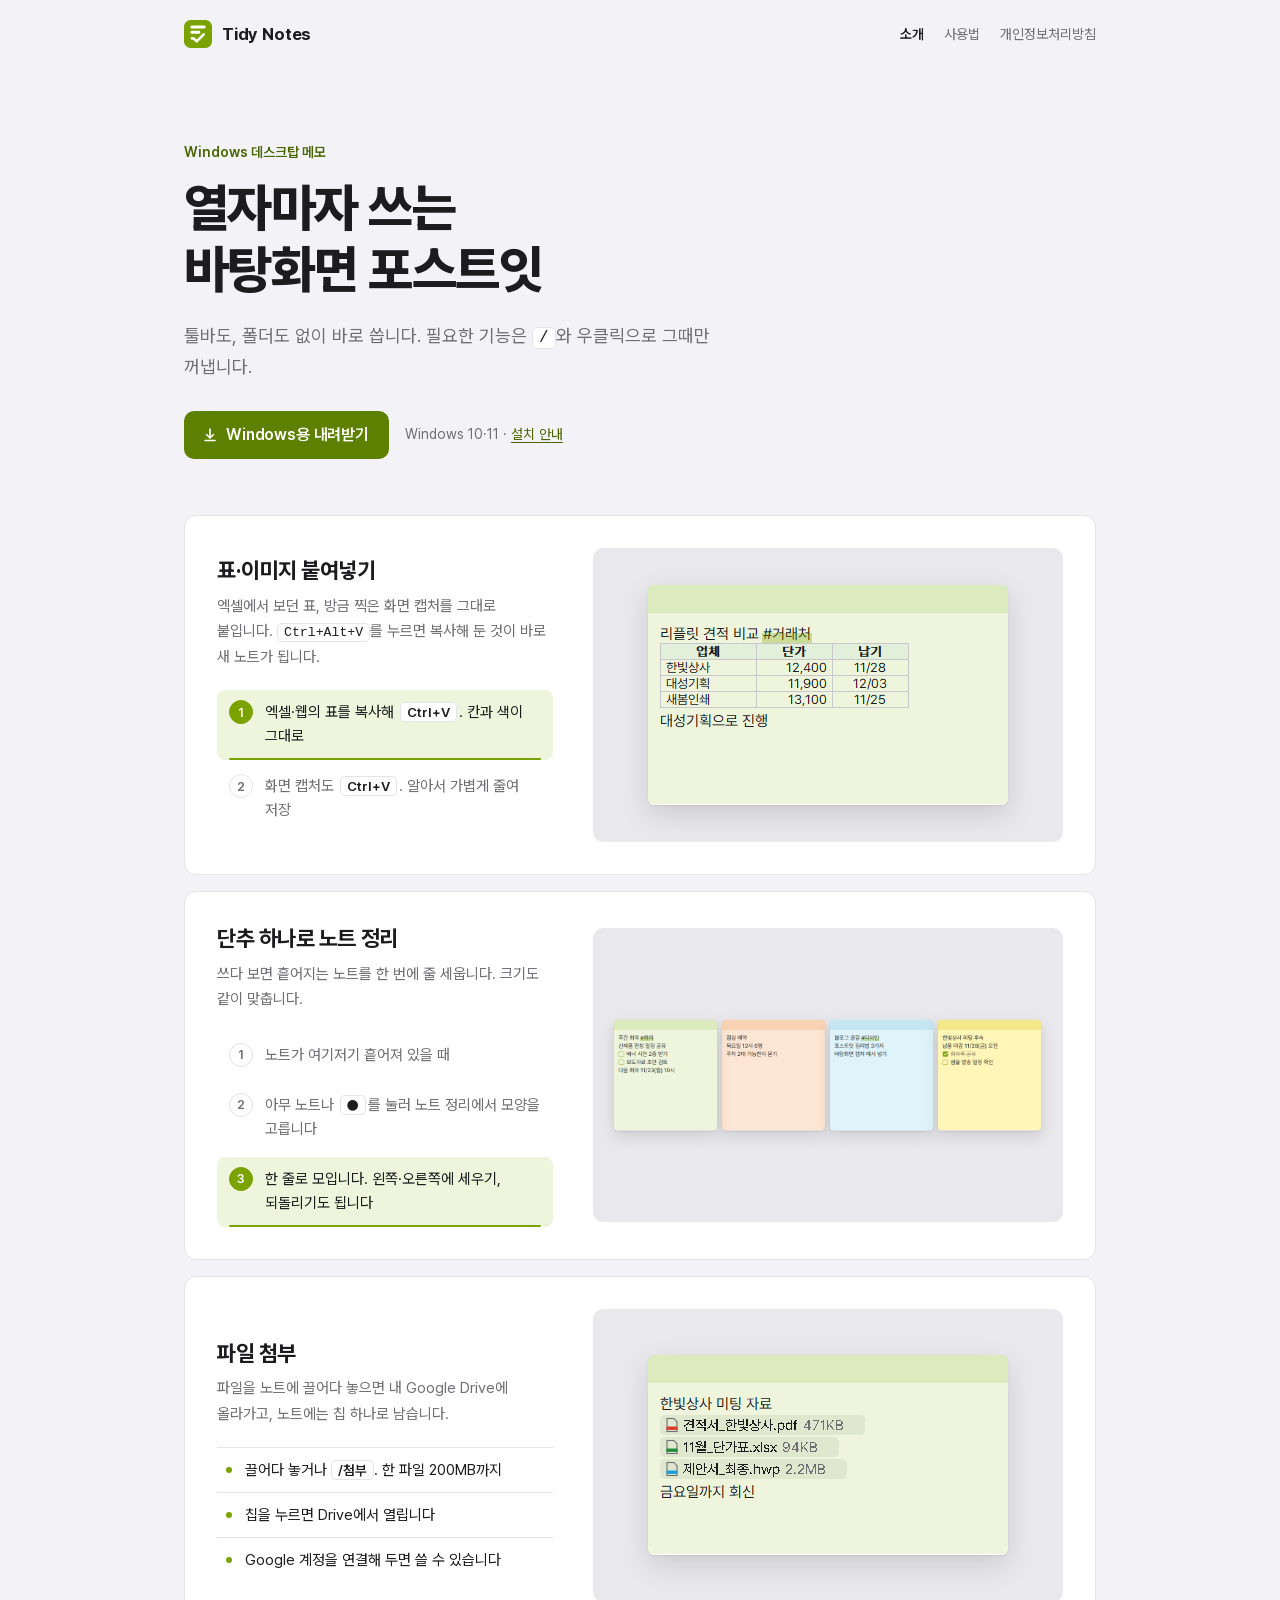
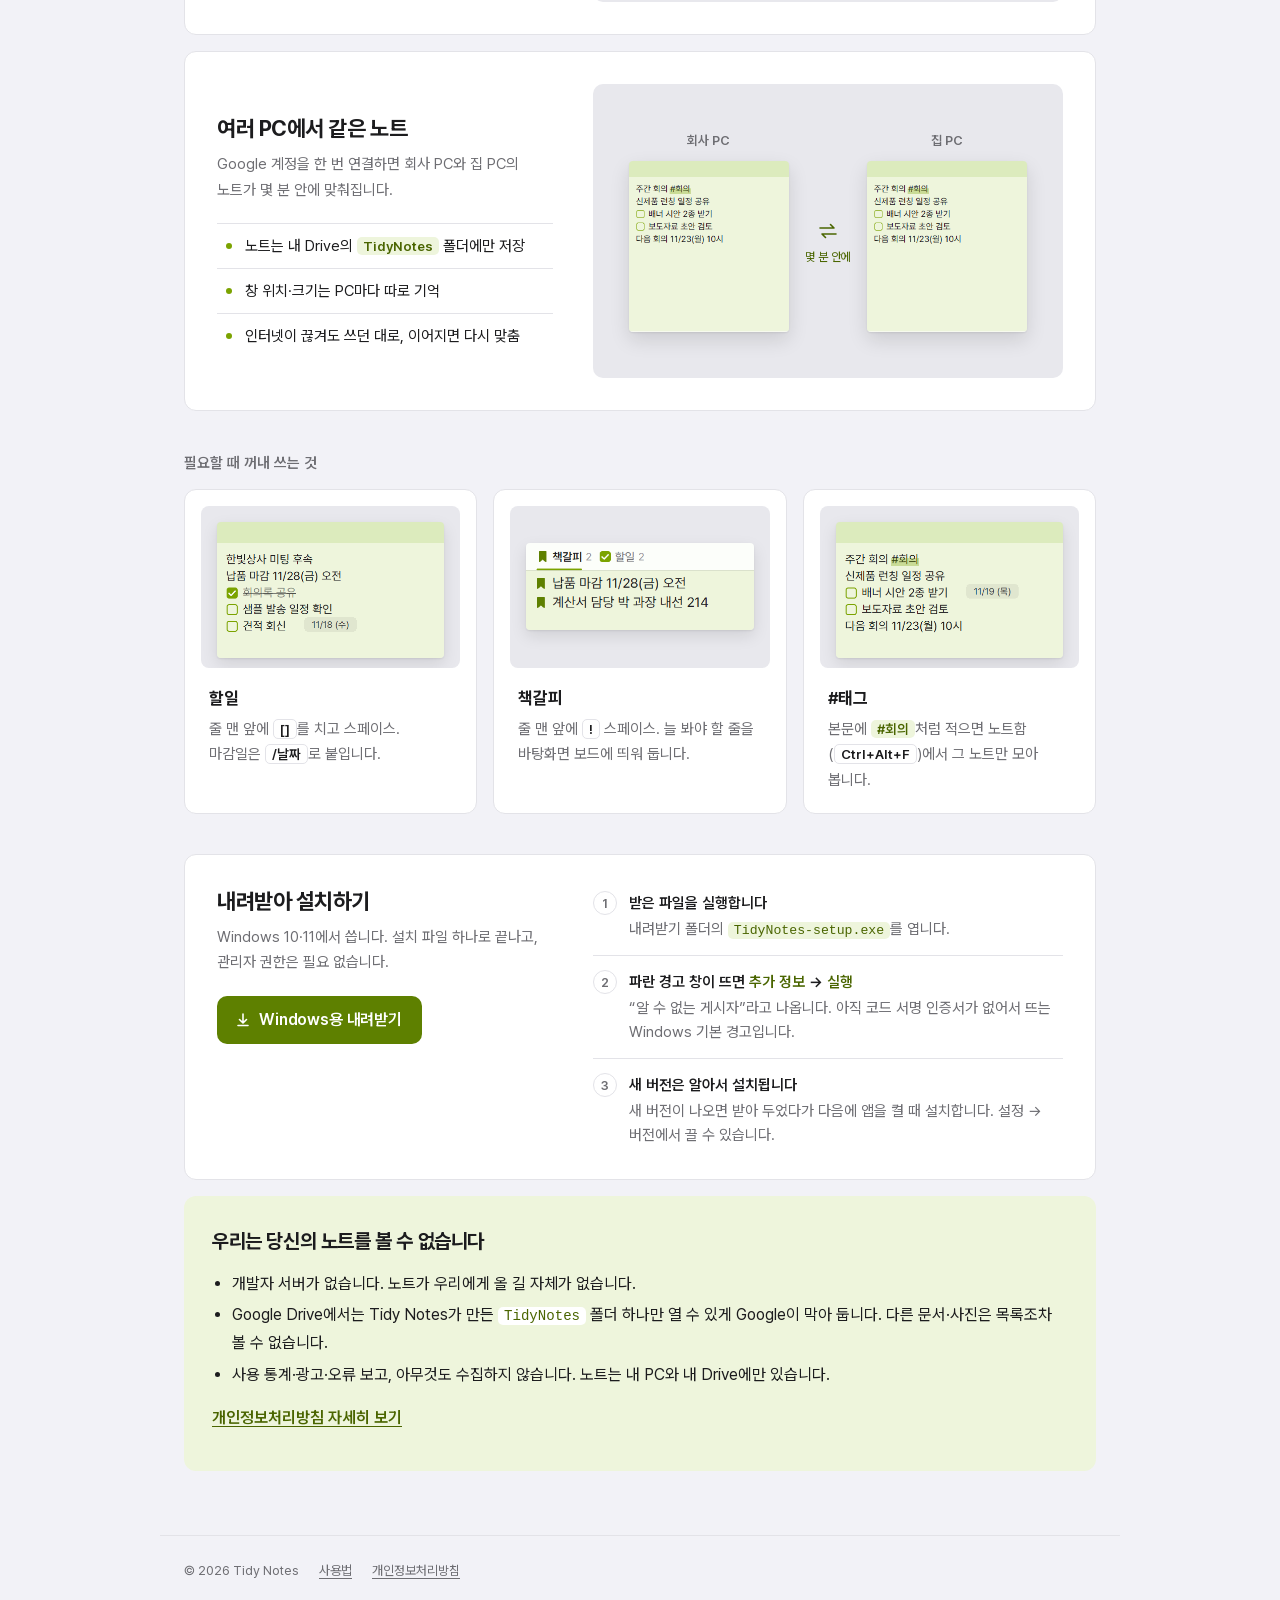
<file: index.html>
<!-- © 2026 Tidy Notes. All rights reserved. 무단 복제·배포를 금합니다. -->
<!doctype html><html lang="ko"><head><meta charset="utf-8"><meta content="width=device-width,initial-scale=1" name="viewport"><title>Tidy Notes — 바탕화면 포스트잇</title><meta content="열자마자 쓰는 Windows 바탕화면 메모. 표와 캡처를 그대로 붙이고, 흩어진 노트는 한 번에 정리합니다. 노트는 내 PC와 내 Google Drive에만." name="description"><link href="notes.svg" rel="icon" type="image/svg+xml"><link href="fonts/pretendard.css" rel="stylesheet"><link href="site.css" rel="stylesheet"></head><body><header class="bar"><a href="./" class="brand"><img alt="" height="28" src="notes.svg" width="28"><span>Tidy Notes</span></a><nav><a href="./" aria-current="page">소개</a><a href="guide.html">사용법</a><a href="privacy.html">개인정보처리방침</a></nav></header><main><section class="hero"><p class="eyebrow">Windows 데스크탑 메모</p><h1>열자마자 쓰는<br>바탕화면 포스트잇</h1><p class="lead">툴바도, 폴더도 없이 바로 씁니다. 필요한 기능은 <kbd>/</kbd>와 우클릭으로 그때만 꺼냅니다.</p><div class="cta"><a href="https://github.com/ratherblue-81/tidy-notes-site/releases/latest/download/TidyNotes-setup.exe" class="btn"><svg aria-hidden="true" height="16" viewBox="0 0 16 16" width="16"><path d="M8 2v8.5M4.5 7.5 8 11l3.5-3.5M3 13.5h10" fill="none" stroke="currentColor" stroke-linecap="round" stroke-linejoin="round" stroke-width="1.6"/></svg>Windows용 내려받기</a><p class="cta-note">Windows 10·11 · <a href="#install">설치 안내</a></p></div></section><section class="feature" aria-labelledby="f-paste" data-tour><div class="feature-copy"><h2 id="f-paste">표·이미지 붙여넣기</h2><p>엑셀에서 보던 표, 방금 찍은 화면 캡처를 그대로 붙입니다. <kbd>Ctrl+Alt+V</kbd>를 누르면 복사해 둔 것이 바로 새 노트가 됩니다.</p><ol class="steps"><li><button type="button" aria-current="step"><span class="n">1</span><span class="t">엑셀·웹의 표를 복사해 <kbd>Ctrl+V</kbd>. 칸과 색이 그대로</span><span class="fill"></span></button></li><li><button type="button"><span class="n">2</span><span class="t">화면 캡처도 <kbd>Ctrl+V</kbd>. 알아서 가볍게 줄여 저장</span><span class="fill"></span></button></li></ol></div><div class="stage"><figure class="shot is-on"><img alt="업체·단가·납기 세 칸짜리 견적 비교 표가 노트 안에 칸과 머리줄 색 그대로 들어간 모습" height="220" src="img/paste-table.png" width="360" class="note"></figure><figure class="shot"><img alt="주간 방문자 막대그래프 캡처가 노트 안에 들어간 모습" height="270" src="img/paste-image.png" width="360" loading="lazy" class="note"></figure></div></section><section class="feature" aria-labelledby="f-arrange" data-tour data-step="0"><div class="feature-copy"><h2 id="f-arrange">단추 하나로 노트 정리</h2><p>쓰다 보면 흩어지는 노트를 한 번에 줄 세웁니다. 크기도 같이 맞춥니다.</p><ol class="steps"><li><button type="button" aria-current="step"><span class="n">1</span><span class="t">노트가 여기저기 흩어져 있을 때</span><span class="fill"></span></button></li><li><button type="button"><span class="n">2</span><span class="t">아무 노트나 <kbd>●</kbd>를 눌러 노트 정리에서 모양을 고릅니다</span><span class="fill"></span></button></li><li><button type="button"><span class="n">3</span><span class="t">한 줄로 모입니다. 왼쪽·오른쪽에 세우기, 되돌리기도 됩니다</span><span class="fill"></span></button></li></ol></div><div class="stage"><div class="desk" aria-label="바탕화면에 흩어져 있던 노트 네 장이 노트 정리 단추를 누르자 가운데 한 줄로 모이는 모습" role="img"><img alt="" height="300" src="img/note-a.png" width="280" loading="lazy" class="n n1"> <img alt="" height="300" src="img/note-b.png" width="280" loading="lazy" class="n n2"> <img alt="" height="300" src="img/note-c.png" width="280" loading="lazy" class="n n3"> <img alt="" height="300" src="img/note-d.png" width="280" loading="lazy" class="n n4"><div class="menu"><img alt="" height="340" src="img/arrange-menu.png" width="232" loading="lazy"><span class="ring"></span></div></div></div></section><section class="feature" aria-labelledby="f-attach"><div class="feature-copy"><h2 id="f-attach">파일 첨부</h2><p>파일을 노트에 끌어다 놓으면 내 Google Drive에 올라가고, 노트에는 칩 하나로 남습니다.</p><ul class="points"><li>끌어다 놓거나 <kbd>/첨부</kbd>. 한 파일 200MB까지</li><li>칩을 누르면 Drive에서 열립니다</li><li>Google 계정을 연결해 두면 쓸 수 있습니다</li></ul></div><div class="stage"><figure class="shot is-on"><img alt="노트 안에 견적서 PDF, 단가표 엑셀, 제안서 한글 파일이 이름과 크기가 적힌 칩 세 개로 들어 있는 모습" height="200" src="img/attach.png" width="360" loading="lazy" class="note"></figure></div></section><section class="feature" aria-labelledby="f-sync"><div class="feature-copy"><h2 id="f-sync">여러 PC에서 같은 노트</h2><p>Google 계정을 한 번 연결하면 회사 PC와 집 PC의 노트가 몇 분 안에 맞춰집니다.</p><ul class="points"><li>노트는 내 Drive의 <code>TidyNotes</code> 폴더에만 저장</li><li>창 위치·크기는 PC마다 따로 기억</li><li>인터넷이 끊겨도 쓰던 대로, 이어지면 다시 맞춤</li></ul></div><div class="stage"><div class="sync" aria-label="회사 PC와 집 PC에 같은 노트가 떠 있고 그 사이를 동기화 화살표가 잇는 그림" role="img"><div class="pc"><span>회사 PC</span><img alt="" height="300" src="img/note-a.png" width="280" loading="lazy"></div><div class="link"><svg aria-hidden="true" height="24" viewBox="0 0 24 24" width="24"><path d="M4 9h14l-3.5-3.5M20 15H6l3.5 3.5" fill="none" stroke="currentColor" stroke-linecap="round" stroke-linejoin="round" stroke-width="1.6"/></svg><span>몇 분 안에</span></div><div class="pc"><span>집 PC</span><img alt="" height="300" src="img/note-a.png" width="280" loading="lazy"></div></div></div></section><section class="more-features" aria-labelledby="f-more"><h2 id="f-more">필요할 때 꺼내 쓰는 것</h2><div class="grid"><article><div class="mini"><img alt="노트 안 체크박스 할일 '견적 회신' 오른쪽에 11/18 (수) 마감일 칩이 붙은 모습" height="180" src="img/todo-2.png" width="300" loading="lazy"></div><h3>할일</h3><p>줄 맨 앞에 <kbd>[]</kbd>를 치고 스페이스. 마감일은 <kbd>/날짜</kbd>로 붙입니다.</p></article><article><div class="mini"><img alt="바탕화면 책갈피 보드에 '납품 마감 11/28(금) 오전' 줄이 떠 있는 모습" height="100" src="img/todo-3-board.png" width="260" loading="lazy" class="wide"></div><h3>책갈피</h3><p>줄 맨 앞에 <kbd>!</kbd> 스페이스. 늘 봐야 할 줄을 바탕화면 보드에 띄워 둡니다.</p></article><article><div class="mini"><img alt="노트 첫 줄 '주간 회의' 뒤의 #회의가 연두색으로 칠해진 모습" height="180" src="img/tag-1.png" width="300" loading="lazy"></div><h3>#태그</h3><p>본문에 <code>#회의</code>처럼 적으면 노트함(<kbd>Ctrl+Alt+F</kbd>)에서 그 노트만 모아 봅니다.</p></article></div></section><section class="get" aria-labelledby="g-title" id="install"><div class="get-copy"><h2 id="g-title">내려받아 설치하기</h2><p>Windows 10·11에서 씁니다. 설치 파일 하나로 끝나고, 관리자 권한은 필요 없습니다.</p><a href="https://github.com/ratherblue-81/tidy-notes-site/releases/latest/download/TidyNotes-setup.exe" class="btn"><svg aria-hidden="true" height="16" viewBox="0 0 16 16" width="16"><path d="M8 2v8.5M4.5 7.5 8 11l3.5-3.5M3 13.5h10" fill="none" stroke="currentColor" stroke-linecap="round" stroke-linejoin="round" stroke-width="1.6"/></svg>Windows용 내려받기</a></div><ol class="install"><li><span class="n">1</span><div><strong>받은 파일을 실행합니다</strong><p>내려받기 폴더의 <code>TidyNotes-setup.exe</code>를 엽니다.</p></div></li><li><span class="n">2</span><div><strong>파란 경고 창이 뜨면 <em>추가 정보</em> → <em>실행</em></strong><p>“알 수 없는 게시자”라고 나옵니다. 아직 코드 서명 인증서가 없어서 뜨는 Windows 기본 경고입니다.</p></div></li><li><span class="n">3</span><div><strong>새 버전은 알아서 설치됩니다</strong><p>새 버전이 나오면 받아 두었다가 다음에 앱을 켤 때 설치합니다. 설정 → 버전에서 끌 수 있습니다.</p></div></li></ol></section><section class="privacy"><h2>우리는 당신의 노트를 볼 수 없습니다</h2><ul><li>개발자 서버가 없습니다. 노트가 우리에게 올 길 자체가 없습니다.</li><li>Google Drive에서는 Tidy Notes가 만든 <code>TidyNotes</code> 폴더 하나만 열 수 있게 Google이 막아 둡니다. 다른 문서·사진은 목록조차 볼 수 없습니다.</li><li>사용 통계·광고·오류 보고, 아무것도 수집하지 않습니다. 노트는 내 PC와 내 Drive에만 있습니다.</li></ul><p><a href="privacy.html" class="more">개인정보처리방침 자세히 보기</a></p></section></main><footer class="foot"><span>© 2026 Tidy Notes</span><a href="guide.html">사용법</a><a href="privacy.html">개인정보처리방침</a></footer><script defer="defer" src="site.js"></script></body></html>
</file>
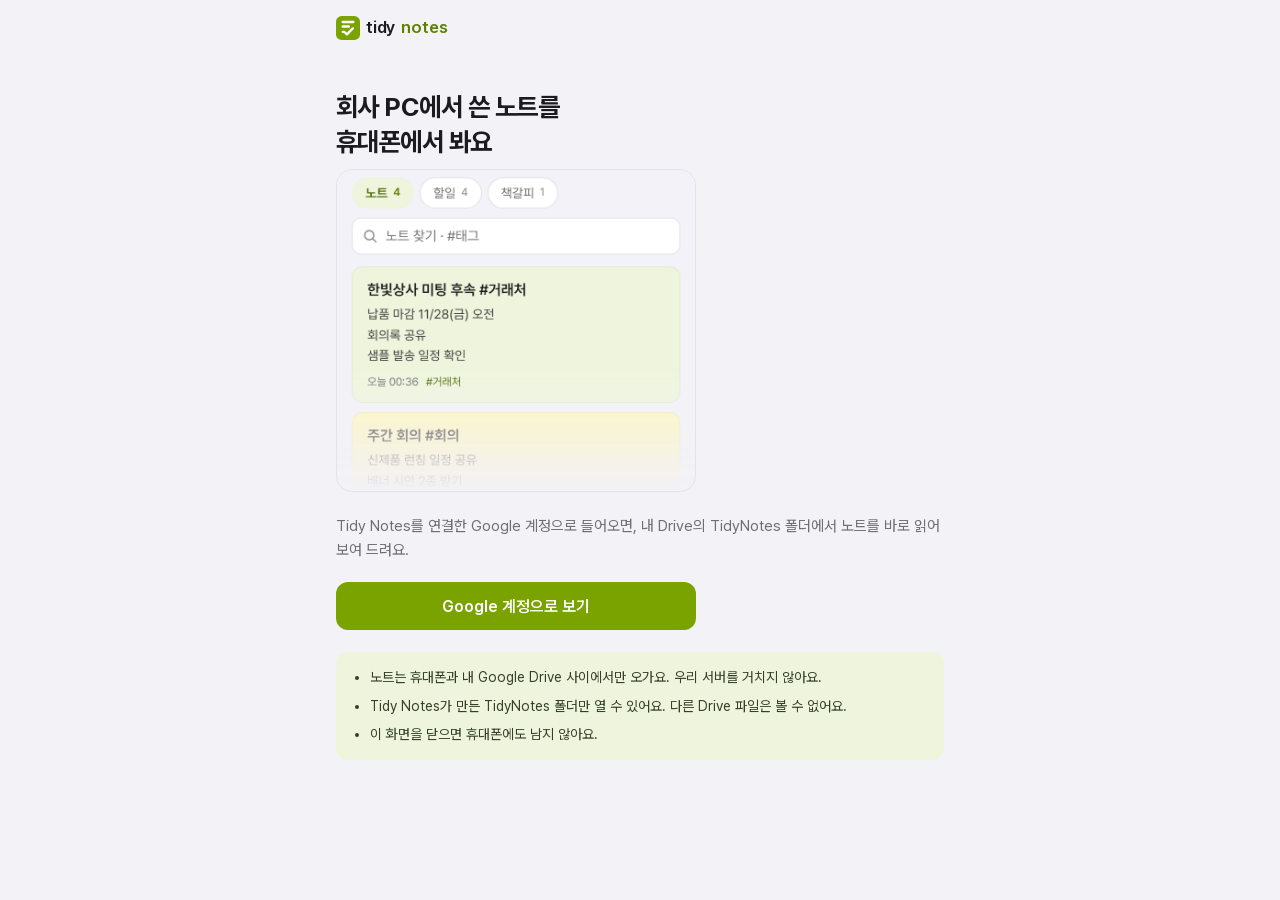
<file: m/index.html>
<!-- © 2026 Tidy Notes. All rights reserved. 무단 복제·배포를 금합니다. -->
<!doctype html><html lang="ko"><head><meta charset="utf-8"><meta content="width=device-width,initial-scale=1,viewport-fit=cover" name="viewport"><meta content="#F2F2F7" name="theme-color"><title>Tidy Notes — 휴대폰에서 보기</title><meta content="회사 PC에서 쓴 Tidy Notes 노트를 휴대폰에서 봅니다. 노트는 내 Google Drive에서 바로 읽습니다." name="description"><link href="../notes.svg" rel="icon" type="image/svg+xml"><link href="icon-256.png" rel="apple-touch-icon"><link href="manifest.webmanifest" rel="manifest"><meta content="yes" name="apple-mobile-web-app-capable"><meta content="Tidy Notes" name="apple-mobile-web-app-title"><link href="../fonts/pretendard.css" rel="stylesheet"><meta content="default-src 'none'; script-src 'self' https://accounts.google.com/gsi/client; style-src 'self' 'unsafe-inline' https://accounts.google.com/gsi/style; font-src 'self'; img-src 'self' blob: data:; connect-src https://www.googleapis.com https://oauth2.googleapis.com https://accounts.google.com/gsi/; frame-src https://accounts.google.com/gsi/; manifest-src 'self'; base-uri 'none'; form-action 'none'" http-equiv="Content-Security-Policy"><script src="https://accounts.google.com/gsi/client" async></script><style>:root{--bg:#f2f2f7;--card:#ffffff;--ink:#1c1c1e;--sub:#6e6e73;--faint:#8e8e93;--line:#e3e3e8;--g1:#7ba300;--g2:#5e8000;--g3:#4a6500;--tint:#eef5dc;--danger:#c2410c;--mark:#ffe066;--pad:16px}*{box-sizing:border-box}html{-webkit-text-size-adjust:100%}body{margin:0;background:var(--bg);color:var(--ink);font-family:"Pretendard Variable",Pretendard,-apple-system,"Apple SD Gothic Neo","Malgun Gothic",sans-serif;font-size:16px;line-height:1.6;word-break:keep-all;overflow-wrap:anywhere;padding-bottom:env(safe-area-inset-bottom)}button{font:inherit;color:inherit;background:0 0;border:0;padding:0;cursor:pointer;-webkit-tap-highlight-color:transparent}.wrap{max-width:640px;margin:0 auto;padding:0 var(--pad)}header.top{position:sticky;top:0;z-index:5;background:rgba(242,242,247,.92);backdrop-filter:saturate(1.6) blur(14px);-webkit-backdrop-filter:saturate(1.6) blur(14px);border-bottom:1px solid transparent}header.top.scrolled{border-bottom-color:var(--line)}.bar{display:flex;align-items:center;gap:10px;height:56px;padding-top:env(safe-area-inset-top)}.lockup{display:flex;align-items:center;gap:6px;font-weight:600;font-size:17px;letter-spacing:-.01em}.lockup img{width:24px;height:24px}.lockup b{font-weight:600;color:var(--g2)}.bar .spacer{flex:1}.icon-btn{width:40px;height:40px;border-radius:10px;display:grid;place-items:center;color:var(--sub)}.icon-btn:active{background:#e9e9ee}.icon-btn svg{width:20px;height:20px}.tabs{display:flex;gap:6px;padding:4px 0 10px}.tab{height:34px;padding:0 14px;border-radius:17px;background:var(--card);border:1px solid var(--line);font-size:14px;color:var(--sub);display:inline-flex;align-items:center;gap:6px}.tab .n{font-size:12px;color:var(--faint)}.tab[aria-selected=true]{background:var(--tint);border-color:var(--tint);color:var(--g3);font-weight:600}.tab[aria-selected=true] .n{color:var(--g2)}.search{position:relative;padding-bottom:12px}.search input{width:100%;height:40px;border-radius:10px;border:1px solid var(--line);background:var(--card);padding:0 12px 0 36px;font:inherit;font-size:15px;color:var(--ink);outline:0}.search input:focus{border-color:var(--g1)}.search svg{position:absolute;left:11px;top:11px;width:18px;height:18px;color:var(--faint)}.cards{display:grid;gap:10px;padding-bottom:32px}.card{display:block;width:100%;text-align:left;border-radius:12px;padding:14px 16px 12px;border:1px solid rgba(0,0,0,.04)}.card:active{filter:brightness(.97)}.card h3{margin:0 0 4px;font-size:16px;font-weight:600;line-height:1.4;display:-webkit-box;-webkit-line-clamp:2;-webkit-box-orient:vertical;overflow:hidden}.card p{margin:0;font-size:14px;color:#3a3a3c;display:-webkit-box;-webkit-line-clamp:3;-webkit-box-orient:vertical;overflow:hidden;white-space:pre-line}.card .meta{margin-top:8px;font-size:12px;color:var(--sub);display:flex;gap:8px;flex-wrap:wrap}.card .tag{color:var(--g3)}mark{background:var(--mark);color:inherit;border-radius:2px}.group{margin:4px 0 18px}.group h4{margin:0 0 6px 4px;font-size:13px;font-weight:600;color:var(--sub)}.group h4.over{color:var(--danger)}.list{background:var(--card);border:1px solid var(--line);border-radius:12px;overflow:hidden}.row{display:flex;gap:12px;align-items:flex-start;width:100%;text-align:left;padding:12px 16px;border-top:1px solid var(--line);cursor:pointer}.row:first-child{border-top:0}.row:active{background:#f6f6f8}.row .body{flex:1;min-width:0}.row .t{font-size:15px}.row .src{font-size:12px;color:var(--faint);margin-top:2px;overflow:hidden;text-overflow:ellipsis;white-space:nowrap}.due{font-size:12px;padding:2px 8px;border-radius:9px;background:#f2f2f7;color:var(--sub);white-space:nowrap;margin-top:2px}.due.over{background:#fbe9e2;color:var(--danger)}.due.today{background:var(--tint);color:var(--g3);font-weight:600}.box{width:18px;height:18px;border-radius:4px;border:1.5px solid var(--g1);flex:none;margin-top:3px}.box.on{background:var(--g1);background-image:url("data:image/svg+xml,%3Csvg xmlns='http://www.w3.org/2000/svg' viewBox='0 0 18 18'%3E%3Cpath d='M4.5 9.3l3 2.9 6-6.4' fill='none' stroke='white' stroke-width='2' stroke-linecap='round' stroke-linejoin='round'/%3E%3C/svg%3E")}.bm{width:14px;height:18px;flex:none;margin-top:3px;color:var(--g2)}.tick{width:40px;height:40px;margin:-10px -13px -10px -12px;display:grid;place-items:center;flex:none;border-radius:10px}.tick .box{margin:0}.tick:active{background:rgba(0,0,0,.05)}.note ul.tasks li .tick{margin:-9px -11px}.note .due{background:rgba(0,0,0,.06)}.note .due.today{background:rgba(123,163,0,.18)}.note .due.over{background:rgba(194,65,12,.12)}.toast{position:fixed;left:50%;bottom:calc(20px + env(safe-area-inset-bottom));transform:translateX(-50%);width:max-content;max-width:calc(100% - 32px);background:#1c1c1e;color:#fff;font-size:14px;padding:10px 16px;border-radius:12px;box-shadow:0 6px 24px rgba(0,0,0,.18);z-index:10}.toast.err{background:var(--danger)}.keybox{width:100%;max-width:360px;display:block;border:1px solid var(--line);border-radius:12px;padding:12px;font:13px/1.5 ui-monospace,Consolas,monospace;background:var(--card);color:var(--ink);resize:none;outline:0;word-break:break-all}.keybox:focus{border-color:var(--g1)}.gbtn{margin:4px 0;min-height:44px}.manual{margin:8px 0 0}.manual summary{color:var(--g2);font-weight:600;font-size:14px;cursor:pointer;margin-bottom:10px}.manual .primary{margin-top:12px}.keyerr{color:var(--danger)!important;min-height:1.4em;margin:8px 0 12px!important;font-size:14px!important}.note{border-radius:14px;padding:18px 18px 22px;margin:4px 0 32px;border:1px solid rgba(0,0,0,.04);font-size:16px}.note .when{font-size:12px;color:var(--sub);margin-bottom:10px}.note h1,.note h2,.note h3{margin:14px 0 6px;line-height:1.35;letter-spacing:-.01em}.note h1{font-size:22px}.note h2{font-size:19px}.note h3{font-size:17px}.note p{margin:0 0 6px;min-height:1.6em}.note ol,.note ul{margin:0 0 6px;padding-left:22px}.note ul.tasks{list-style:none;padding-left:0}.note ul.tasks li{display:flex;gap:10px;align-items:flex-start}.note ul.tasks li.done>.c{color:var(--faint);text-decoration:line-through}.note ul.tasks li .c{flex:1;min-width:0}.note ul.tasks li .c p{margin:0}.note .fchip{display:inline-flex;align-items:center;gap:6px;max-width:100%;padding:2px 8px 2px 4px;margin:0 2px;border-radius:6px;background:rgba(0,0,0,.06);color:var(--ink);text-decoration:none;font-size:13px;line-height:20px;vertical-align:1px}.note .fchip.wait{opacity:.6}.note .fext{flex:none;min-width:26px;padding:0 3px;border-radius:4px;background:#6e6e73;color:#fff;font-size:9px;font-weight:600;text-align:center;line-height:16px}.note .fname{overflow:hidden;text-overflow:ellipsis;white-space:nowrap}.note .fsize{flex:none;color:#8e8e93;font-size:12px}.note .anchor{display:inline-block;width:12px;height:15px;margin-right:4px;vertical-align:-2px;color:var(--g2)}.note img{max-width:100%;height:auto;border-radius:8px;display:block;margin:6px 0;background:rgba(0,0,0,.04);min-height:40px}.note a{color:var(--g2)}.note .tbl{overflow-x:auto;margin:6px 0 10px;-webkit-overflow-scrolling:touch}.note table{border-collapse:collapse;font-size:13px;background:rgba(255,255,255,.6)}.note td,.note th{border:1px solid rgba(0,0,0,.14);padding:4px 8px;vertical-align:top;min-width:48px}.note td p,.note th p{margin:0;min-height:0}.note .tagword{color:var(--g3)}.back{display:inline-flex;align-items:center;gap:2px;height:40px;color:var(--g2);font-weight:600;margin-left:-6px;padding:0 6px;border-radius:8px}.back svg{width:20px;height:20px}.hero{padding:32px 0 24px}.hero h1{font-size:26px;line-height:1.35;letter-spacing:-.02em;margin:0 0 10px}.hero p{color:var(--sub);margin:0 0 20px;font-size:15px}.primary{display:inline-flex;align-items:center;justify-content:center;gap:8px;height:48px;padding:0 22px;border-radius:12px;background:var(--g1);color:#fff;font-weight:600;font-size:16px;width:100%;max-width:360px}.primary:active{background:var(--g2)}.promise{background:var(--tint);border-radius:12px;padding:14px 16px 14px 34px;margin:22px 0 0;font-size:14px;color:#34402a}.promise li+li{margin-top:6px}.state{text-align:center;color:var(--faint);padding:48px 0;font-size:15px}.err{color:var(--danger)}.spin{width:22px;height:22px;border-radius:50%;border:2.5px solid var(--line);border-top-color:var(--g1);animation:.8s linear infinite r;margin:0 auto 12px}@keyframes r{to{transform:rotate(360deg)}}[hidden]{display:none!important}.fresh{font-size:12px;color:var(--faint);margin-right:2px;white-space:nowrap}.newer{font-size:13px;color:var(--sub);text-align:center;margin:16px 8px 28px}.peek{position:relative;margin:4px 0 22px;max-width:360px;border-radius:16px;overflow:hidden;border:1px solid var(--line);background:var(--bg)}.peek img{display:block;width:100%;height:auto;-webkit-mask-image:linear-gradient(#000 62%,transparent);mask-image:linear-gradient(#000 62%,transparent)}</style></head><body><header class="top" id="top"><div class="wrap bar"><span class="lockup"><img alt="" src="../notes.svg">tidy <b>notes</b></span> <span class="spacer"></span> <span class="fresh" id="fresh" hidden></span> <button class="icon-btn" id="reload" hidden title="다시 받기"><svg fill="none" stroke="currentColor" stroke-linecap="round" stroke-width="1.6" viewBox="0 0 20 20"><path d="M16 10a6 6 0 1 1-1.8-4.3"/><path d="M16 3.5v3.3h-3.3"/></svg></button> <button class="icon-btn" id="logout" hidden title="로그아웃"><svg fill="none" stroke="currentColor" stroke-linecap="round" stroke-width="1.6" viewBox="0 0 20 20" stroke-linejoin="round"><path d="M8 4H5a1 1 0 0 0-1 1v10a1 1 0 0 0 1 1h3"/><path d="M12 6.5 15.5 10 12 13.5M15.5 10H8"/></svg></button></div><div class="wrap" id="chrome" hidden><nav class="tabs" id="tabs" role="tablist"><button class="tab" aria-selected="true" data-tab="notes" role="tab">노트 <span class="n" id="n-notes"></span></button> <button class="tab" aria-selected="false" data-tab="todos" role="tab">할일 <span class="n" id="n-todos"></span></button> <button class="tab" aria-selected="false" data-tab="marks" role="tab">책갈피 <span class="n" id="n-marks"></span></button></nav><div class="search" id="searchbox"><svg fill="none" stroke="currentColor" stroke-linecap="round" stroke-width="1.6" viewBox="0 0 20 20"><circle cx="9" cy="9" r="5.5"/><path d="m13 13 4 4"/></svg> <input autocomplete="off" enterkeyhint="search" id="q" placeholder="노트 찾기 · #태그" type="search"></div></div></header><main class="wrap" id="main"><section class="hero" id="hero"><h1>회사 PC에서 쓴 노트를<br>휴대폰에서 봐요</h1><div class="peek"><img alt="로그인하면 보이는 화면: 노트·할일·책갈피 탭과 찾기 칸 아래에 노트 카드가 색깔별로 쌓여 있음" src="peek.png" height="350" width="390"></div><p>Tidy Notes를 연결한 Google 계정으로 들어오면, 내 Drive의 TidyNotes 폴더에서 노트를 바로 읽어 보여 드려요.</p><button class="primary" id="login">Google 계정으로 보기</button><ul class="promise"><li>노트는 휴대폰과 내 Google Drive 사이에서만 오가요. 우리 서버를 거치지 않아요.</li><li>Tidy Notes가 만든 TidyNotes 폴더만 열 수 있어요. 다른 Drive 파일은 볼 수 없어요.</li><li>이 화면을 닫으면 휴대폰에도 남지 않아요.</li></ul></section><div id="view"></div></main><div class="toast" id="toast" hidden role="status"></div><script src="app.js"></script></body></html>
</file>
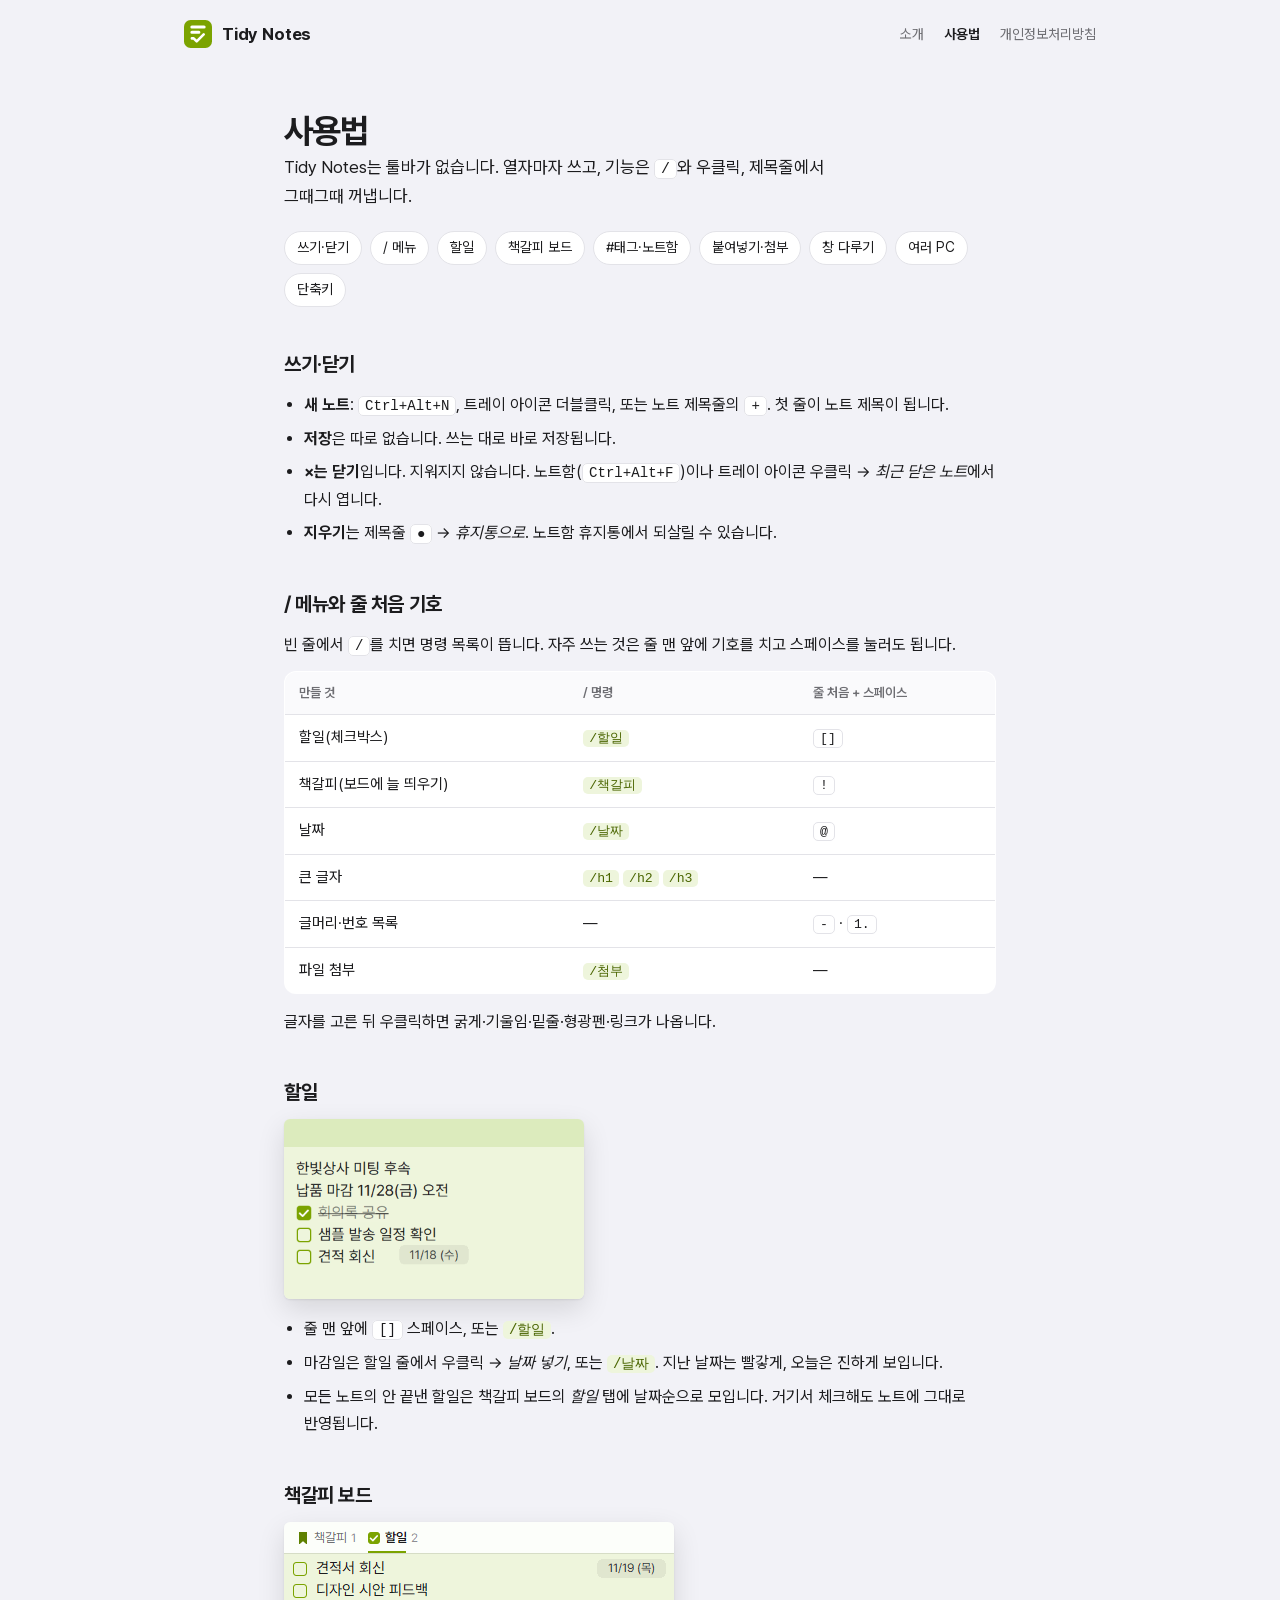
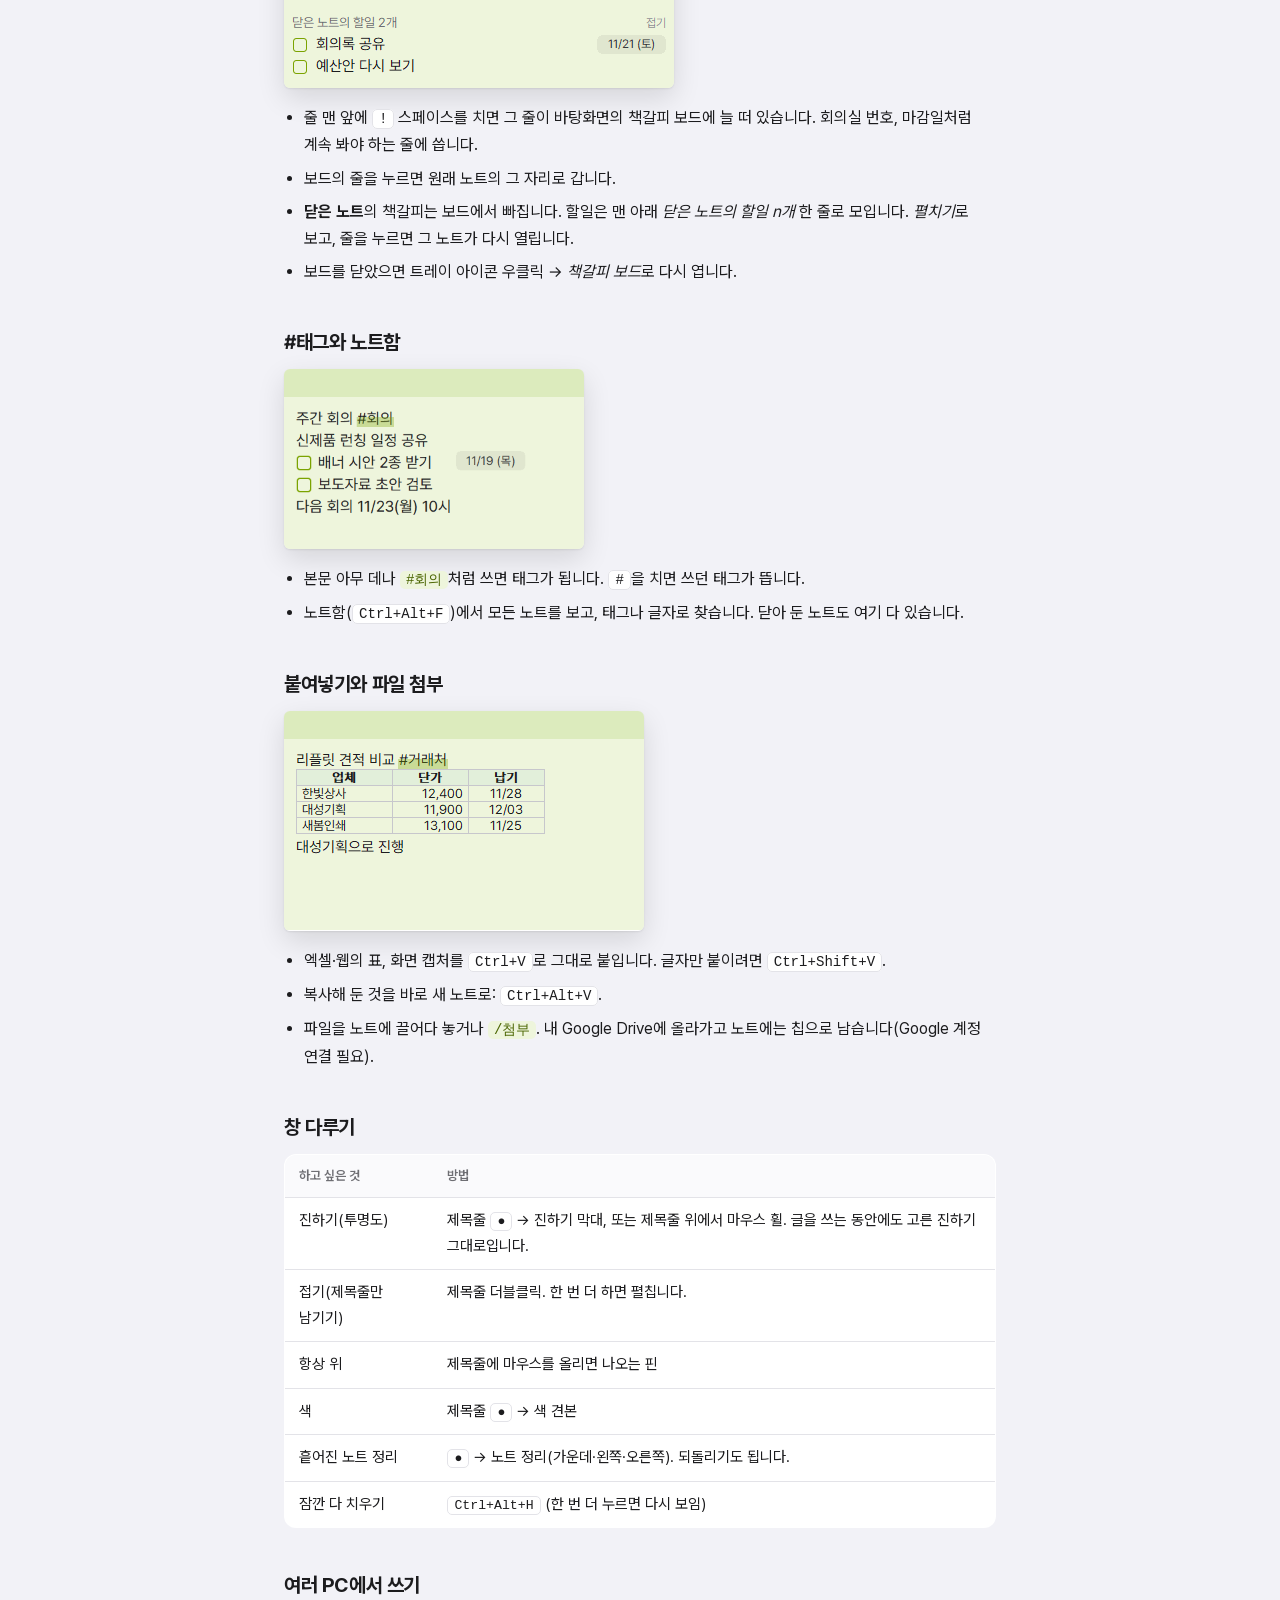
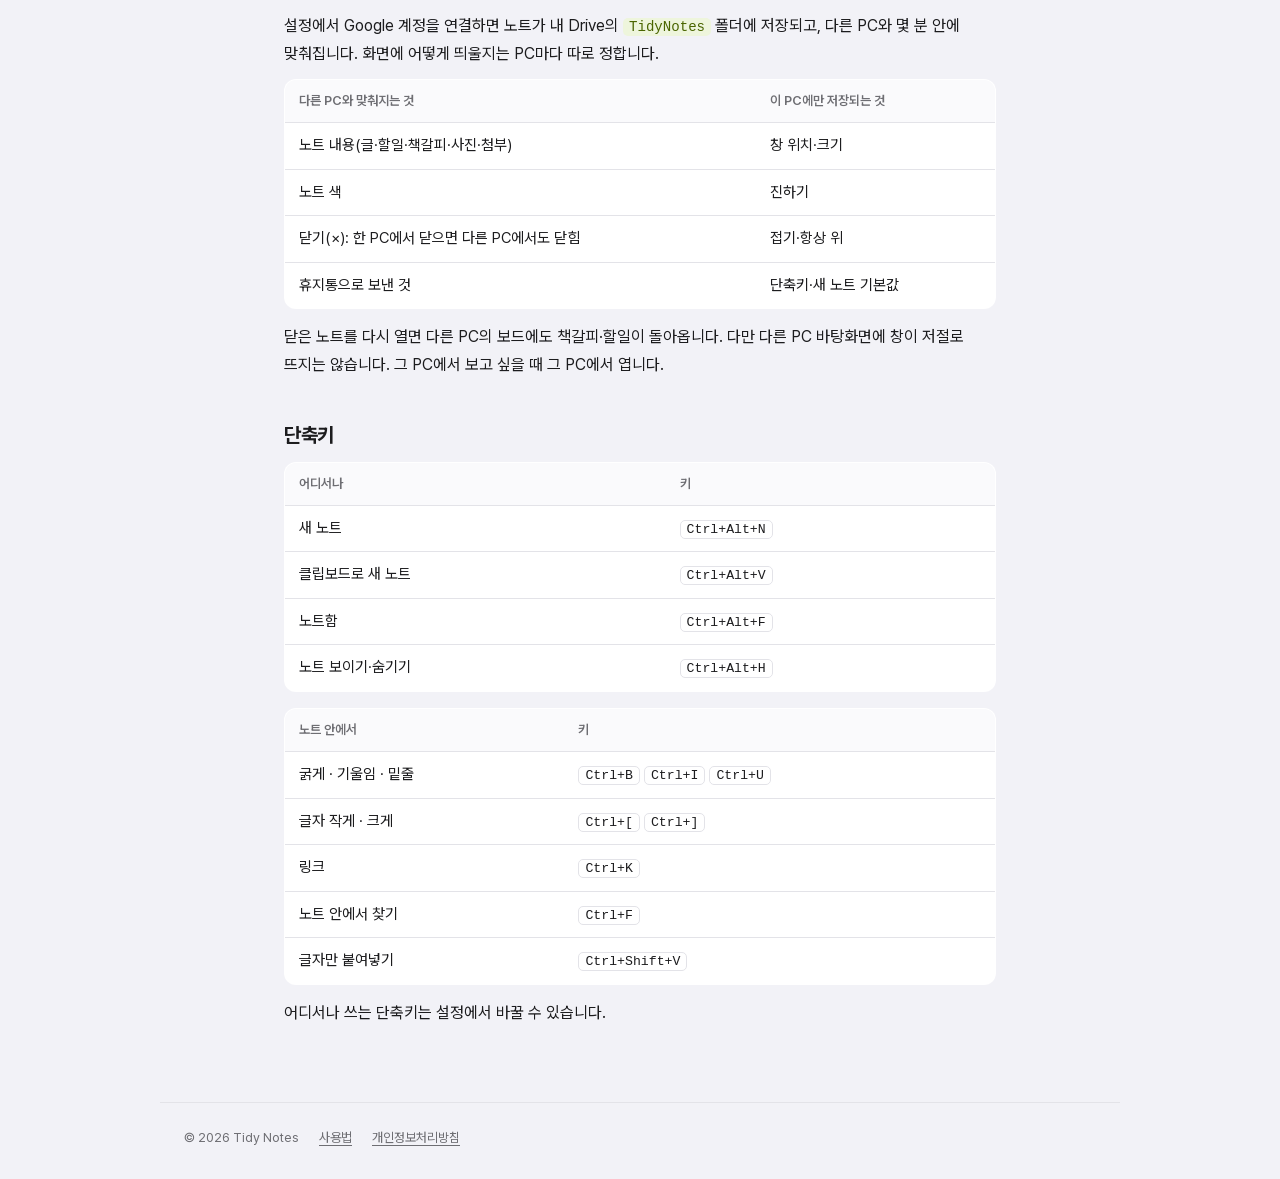
<file: guide.html>
<!-- © 2026 Tidy Notes. All rights reserved. 무단 복제·배포를 금합니다. -->
<!doctype html><html lang="ko"><head><meta charset="utf-8"><meta content="width=device-width,initial-scale=1" name="viewport"><title>사용법 — Tidy Notes</title><meta content="Tidy Notes 사용법: 쓰기·닫기, / 메뉴, 할일·책갈피·#태그, 붙여넣기·첨부, 창 다루기, 여러 PC 동기화, 단축키" name="description"><link href="notes.svg" rel="icon" type="image/svg+xml"><link href="fonts/pretendard.css" rel="stylesheet"><link href="site.css" rel="stylesheet"></head><body><header class="bar"><a href="./" class="brand"><img alt="" height="28" src="notes.svg" width="28"><span>Tidy Notes</span></a><nav><a href="./">소개</a><a href="guide.html" aria-current="page">사용법</a><a href="privacy.html">개인정보처리방침</a></nav></header><main class="doc guide"><h1>사용법</h1><p class="lead">Tidy Notes는 툴바가 없습니다. 열자마자 쓰고, 기능은 <kbd>/</kbd>와 우클릭, 제목줄에서 그때그때 꺼냅니다.</p><nav aria-label="차례" class="toc"><a href="#write">쓰기·닫기</a><a href="#slash">/ 메뉴</a><a href="#todo">할일</a><a href="#board">책갈피 보드</a><a href="#tag">#태그·노트함</a><a href="#paste">붙여넣기·첨부</a><a href="#window">창 다루기</a><a href="#sync">여러 PC</a><a href="#keys">단축키</a></nav><h2 id="write">쓰기·닫기</h2><ul><li><strong>새 노트</strong>: <kbd>Ctrl+Alt+N</kbd>, 트레이 아이콘 더블클릭, 또는 노트 제목줄의 <kbd>+</kbd>. 첫 줄이 노트 제목이 됩니다.</li><li><strong>저장</strong>은 따로 없습니다. 쓰는 대로 바로 저장됩니다.</li><li><strong>×는 닫기</strong>입니다. 지워지지 않습니다. 노트함(<kbd>Ctrl+Alt+F</kbd>)이나 트레이 아이콘 우클릭 → <em>최근 닫은 노트</em>에서 다시 엽니다.</li><li><strong>지우기</strong>는 제목줄 <kbd>●</kbd> → <em>휴지통으로</em>. 노트함 휴지통에서 되살릴 수 있습니다.</li></ul><h2 id="slash">/ 메뉴와 줄 처음 기호</h2><p>빈 줄에서 <kbd>/</kbd>를 치면 명령 목록이 뜹니다. 자주 쓰는 것은 줄 맨 앞에 기호를 치고 스페이스를 눌러도 됩니다.</p><table><thead><tr><th>만들 것</th><th>/ 명령</th><th>줄 처음 + 스페이스</th></tr></thead><tbody><tr><td>할일(체크박스)</td><td><code>/할일</code></td><td><kbd>[]</kbd></td></tr><tr><td>책갈피(보드에 늘 띄우기)</td><td><code>/책갈피</code></td><td><kbd>!</kbd></td></tr><tr><td>날짜</td><td><code>/날짜</code></td><td><kbd>@</kbd></td></tr><tr><td>큰 글자</td><td><code>/h1</code> <code>/h2</code> <code>/h3</code></td><td>—</td></tr><tr><td>글머리·번호 목록</td><td>—</td><td><kbd>-</kbd> · <kbd>1.</kbd></td></tr><tr><td>파일 첨부</td><td><code>/첨부</code></td><td>—</td></tr></tbody></table><p>글자를 고른 뒤 우클릭하면 굵게·기울임·밑줄·형광펜·링크가 나옵니다.</p><h2 id="todo">할일</h2><figure><img alt="노트 안 체크박스 할일 '견적 회신' 오른쪽에 11/18 (수) 마감일 칩이 붙은 모습" height="180" src="img/todo-2.png" width="300" class="note" loading="lazy"></figure><ul><li>줄 맨 앞에 <kbd>[]</kbd> 스페이스, 또는 <code>/할일</code>.</li><li>마감일은 할일 줄에서 우클릭 → <em>날짜 넣기</em>, 또는 <code>/날짜</code>. 지난 날짜는 빨갛게, 오늘은 진하게 보입니다.</li><li>모든 노트의 안 끝낸 할일은 책갈피 보드의 <em>할일</em> 탭에 날짜순으로 모입니다. 거기서 체크해도 노트에 그대로 반영됩니다.</li></ul><h2 id="board">책갈피 보드</h2><figure><img alt="책갈피 보드 할일 탭: 위에 견적서 회신(11/19)과 디자인 시안 피드백, 아래에 '닫은 노트의 할일 2개' 줄과 그 아래 펼쳐진 회의록 공유(11/21), 예산안 다시 보기" height="166" src="img/board-closed.png" width="390" class="note" loading="lazy"></figure><ul><li>줄 맨 앞에 <kbd>!</kbd> 스페이스를 치면 그 줄이 바탕화면의 책갈피 보드에 늘 떠 있습니다. 회의실 번호, 마감일처럼 계속 봐야 하는 줄에 씁니다.</li><li>보드의 줄을 누르면 원래 노트의 그 자리로 갑니다.</li><li><strong>닫은 노트</strong>의 책갈피는 보드에서 빠집니다. 할일은 맨 아래 <em>닫은 노트의 할일 n개</em> 한 줄로 모입니다. <em>펼치기</em>로 보고, 줄을 누르면 그 노트가 다시 열립니다.</li><li>보드를 닫았으면 트레이 아이콘 우클릭 → <em>책갈피 보드</em>로 다시 엽니다.</li></ul><h2 id="tag">#태그와 노트함</h2><figure><img alt="노트 첫 줄 '주간 회의' 뒤의 #회의가 연두색으로 칠해진 모습" height="180" src="img/tag-1.png" width="300" class="note" loading="lazy"></figure><ul><li>본문 아무 데나 <code>#회의</code>처럼 쓰면 태그가 됩니다. <kbd>#</kbd>을 치면 쓰던 태그가 뜹니다.</li><li>노트함(<kbd>Ctrl+Alt+F</kbd>)에서 모든 노트를 보고, 태그나 글자로 찾습니다. 닫아 둔 노트도 여기 다 있습니다.</li></ul><h2 id="paste">붙여넣기와 파일 첨부</h2><figure><img alt="업체·단가·납기 세 칸짜리 견적 비교 표가 노트 안에 칸과 머리줄 색 그대로 들어간 모습" height="220" src="img/paste-table.png" width="360" class="note" loading="lazy"></figure><ul><li>엑셀·웹의 표, 화면 캡처를 <kbd>Ctrl+V</kbd>로 그대로 붙입니다. 글자만 붙이려면 <kbd>Ctrl+Shift+V</kbd>.</li><li>복사해 둔 것을 바로 새 노트로: <kbd>Ctrl+Alt+V</kbd>.</li><li>파일을 노트에 끌어다 놓거나 <code>/첨부</code>. 내 Google Drive에 올라가고 노트에는 칩으로 남습니다(Google 계정 연결 필요).</li></ul><h2 id="window">창 다루기</h2><table><thead><tr><th>하고 싶은 것</th><th>방법</th></tr></thead><tbody><tr><td>진하기(투명도)</td><td>제목줄 <kbd>●</kbd> → 진하기 막대, 또는 제목줄 위에서 마우스 휠. 글을 쓰는 동안에도 고른 진하기 그대로입니다.</td></tr><tr><td>접기(제목줄만 남기기)</td><td>제목줄 더블클릭. 한 번 더 하면 펼칩니다.</td></tr><tr><td>항상 위</td><td>제목줄에 마우스를 올리면 나오는 핀</td></tr><tr><td>색</td><td>제목줄 <kbd>●</kbd> → 색 견본</td></tr><tr><td>흩어진 노트 정리</td><td><kbd>●</kbd> → 노트 정리(가운데·왼쪽·오른쪽). 되돌리기도 됩니다.</td></tr><tr><td>잠깐 다 치우기</td><td><kbd>Ctrl+Alt+H</kbd> (한 번 더 누르면 다시 보임)</td></tr></tbody></table><h2 id="sync">여러 PC에서 쓰기</h2><p>설정에서 Google 계정을 연결하면 노트가 내 Drive의 <code>TidyNotes</code> 폴더에 저장되고, 다른 PC와 몇 분 안에 맞춰집니다. 화면에 어떻게 띄울지는 PC마다 따로 정합니다.</p><table><thead><tr><th>다른 PC와 맞춰지는 것</th><th>이 PC에만 저장되는 것</th></tr></thead><tbody><tr><td>노트 내용(글·할일·책갈피·사진·첨부)</td><td>창 위치·크기</td></tr><tr><td>노트 색</td><td>진하기</td></tr><tr><td>닫기(×): 한 PC에서 닫으면 다른 PC에서도 닫힘</td><td>접기·항상 위</td></tr><tr><td>휴지통으로 보낸 것</td><td>단축키·새 노트 기본값</td></tr></tbody></table><p>닫은 노트를 다시 열면 다른 PC의 보드에도 책갈피·할일이 돌아옵니다. 다만 다른 PC 바탕화면에 창이 저절로 뜨지는 않습니다. 그 PC에서 보고 싶을 때 그 PC에서 엽니다.</p><h2 id="keys">단축키</h2><table><thead><tr><th>어디서나</th><th>키</th></tr></thead><tbody><tr><td>새 노트</td><td><kbd>Ctrl+Alt+N</kbd></td></tr><tr><td>클립보드로 새 노트</td><td><kbd>Ctrl+Alt+V</kbd></td></tr><tr><td>노트함</td><td><kbd>Ctrl+Alt+F</kbd></td></tr><tr><td>노트 보이기·숨기기</td><td><kbd>Ctrl+Alt+H</kbd></td></tr></tbody></table><table><thead><tr><th>노트 안에서</th><th>키</th></tr></thead><tbody><tr><td>굵게 · 기울임 · 밑줄</td><td><kbd>Ctrl+B</kbd> <kbd>Ctrl+I</kbd> <kbd>Ctrl+U</kbd></td></tr><tr><td>글자 작게 · 크게</td><td><kbd>Ctrl+[</kbd> <kbd>Ctrl+]</kbd></td></tr><tr><td>링크</td><td><kbd>Ctrl+K</kbd></td></tr><tr><td>노트 안에서 찾기</td><td><kbd>Ctrl+F</kbd></td></tr><tr><td>글자만 붙여넣기</td><td><kbd>Ctrl+Shift+V</kbd></td></tr></tbody></table><p>어디서나 쓰는 단축키는 설정에서 바꿀 수 있습니다.</p></main><footer class="foot"><span>© 2026 Tidy Notes</span><a href="guide.html">사용법</a><a href="privacy.html">개인정보처리방침</a></footer></body></html>
</file>
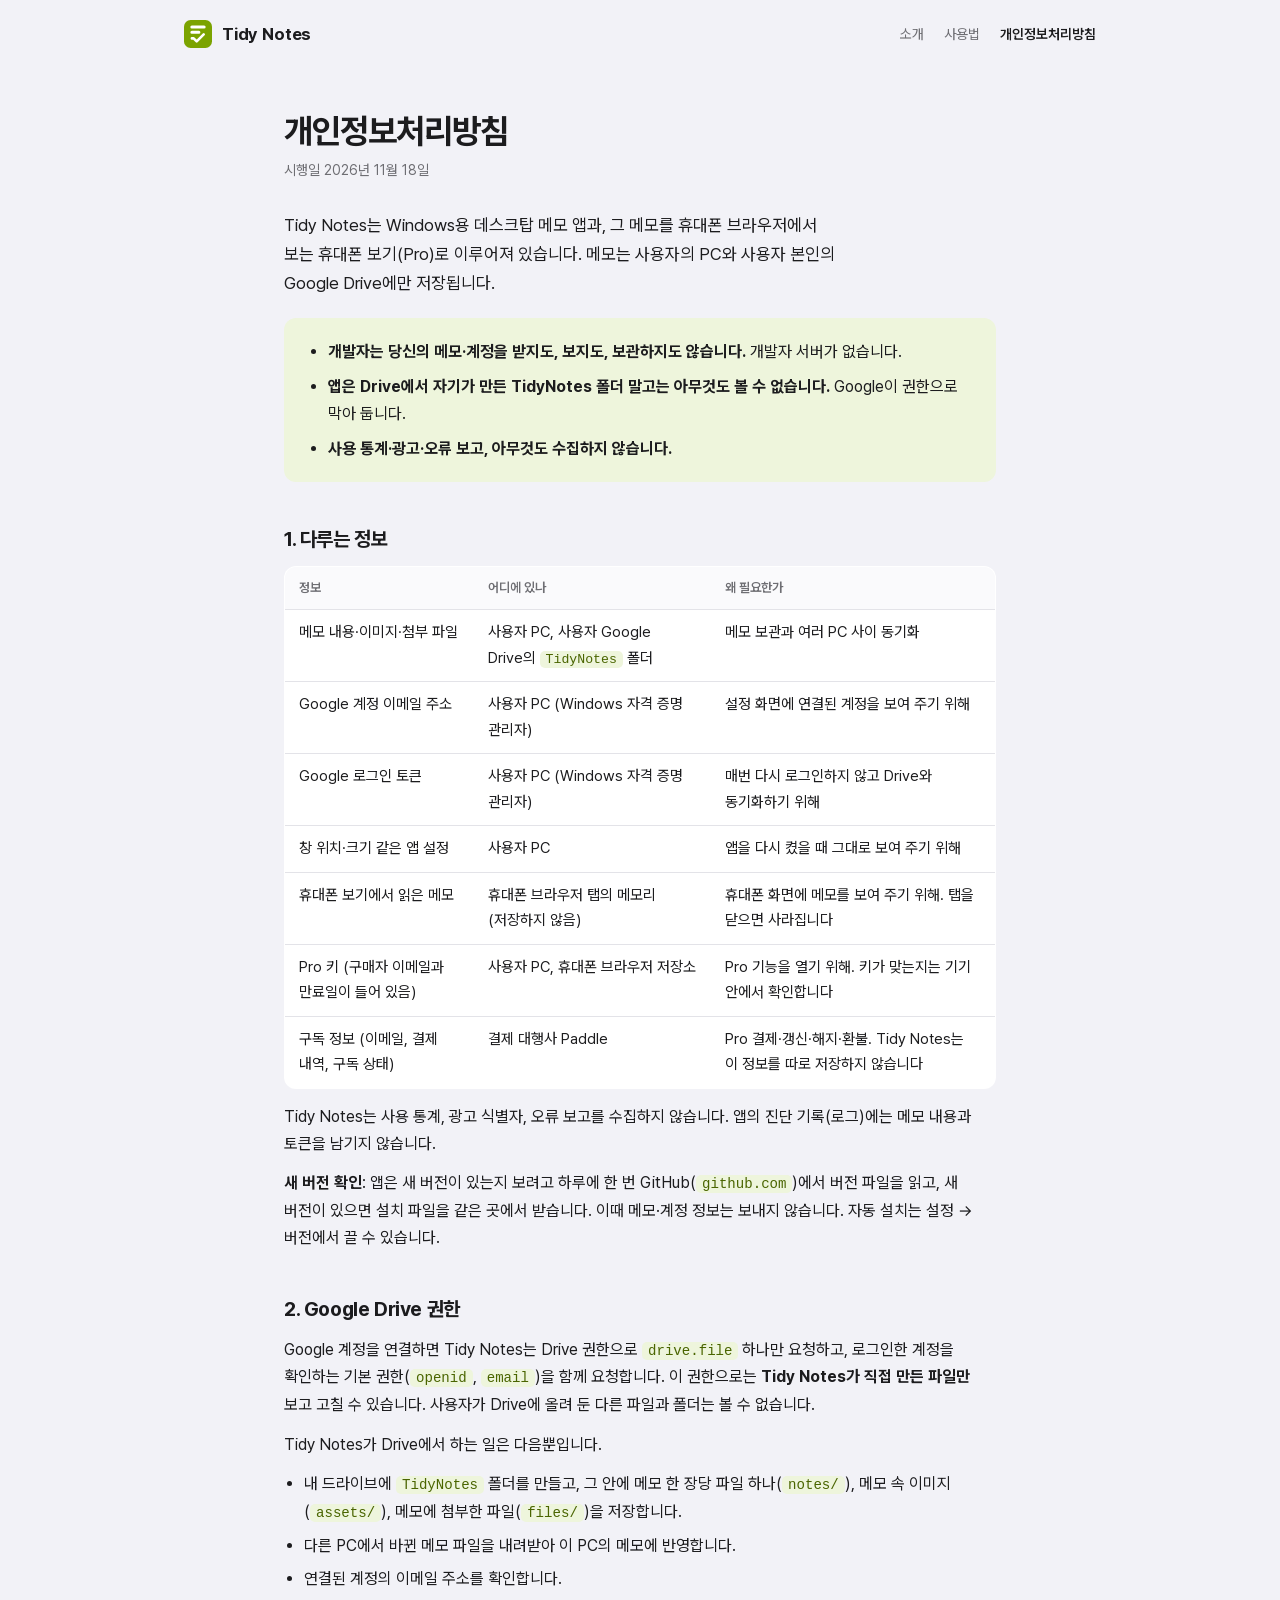
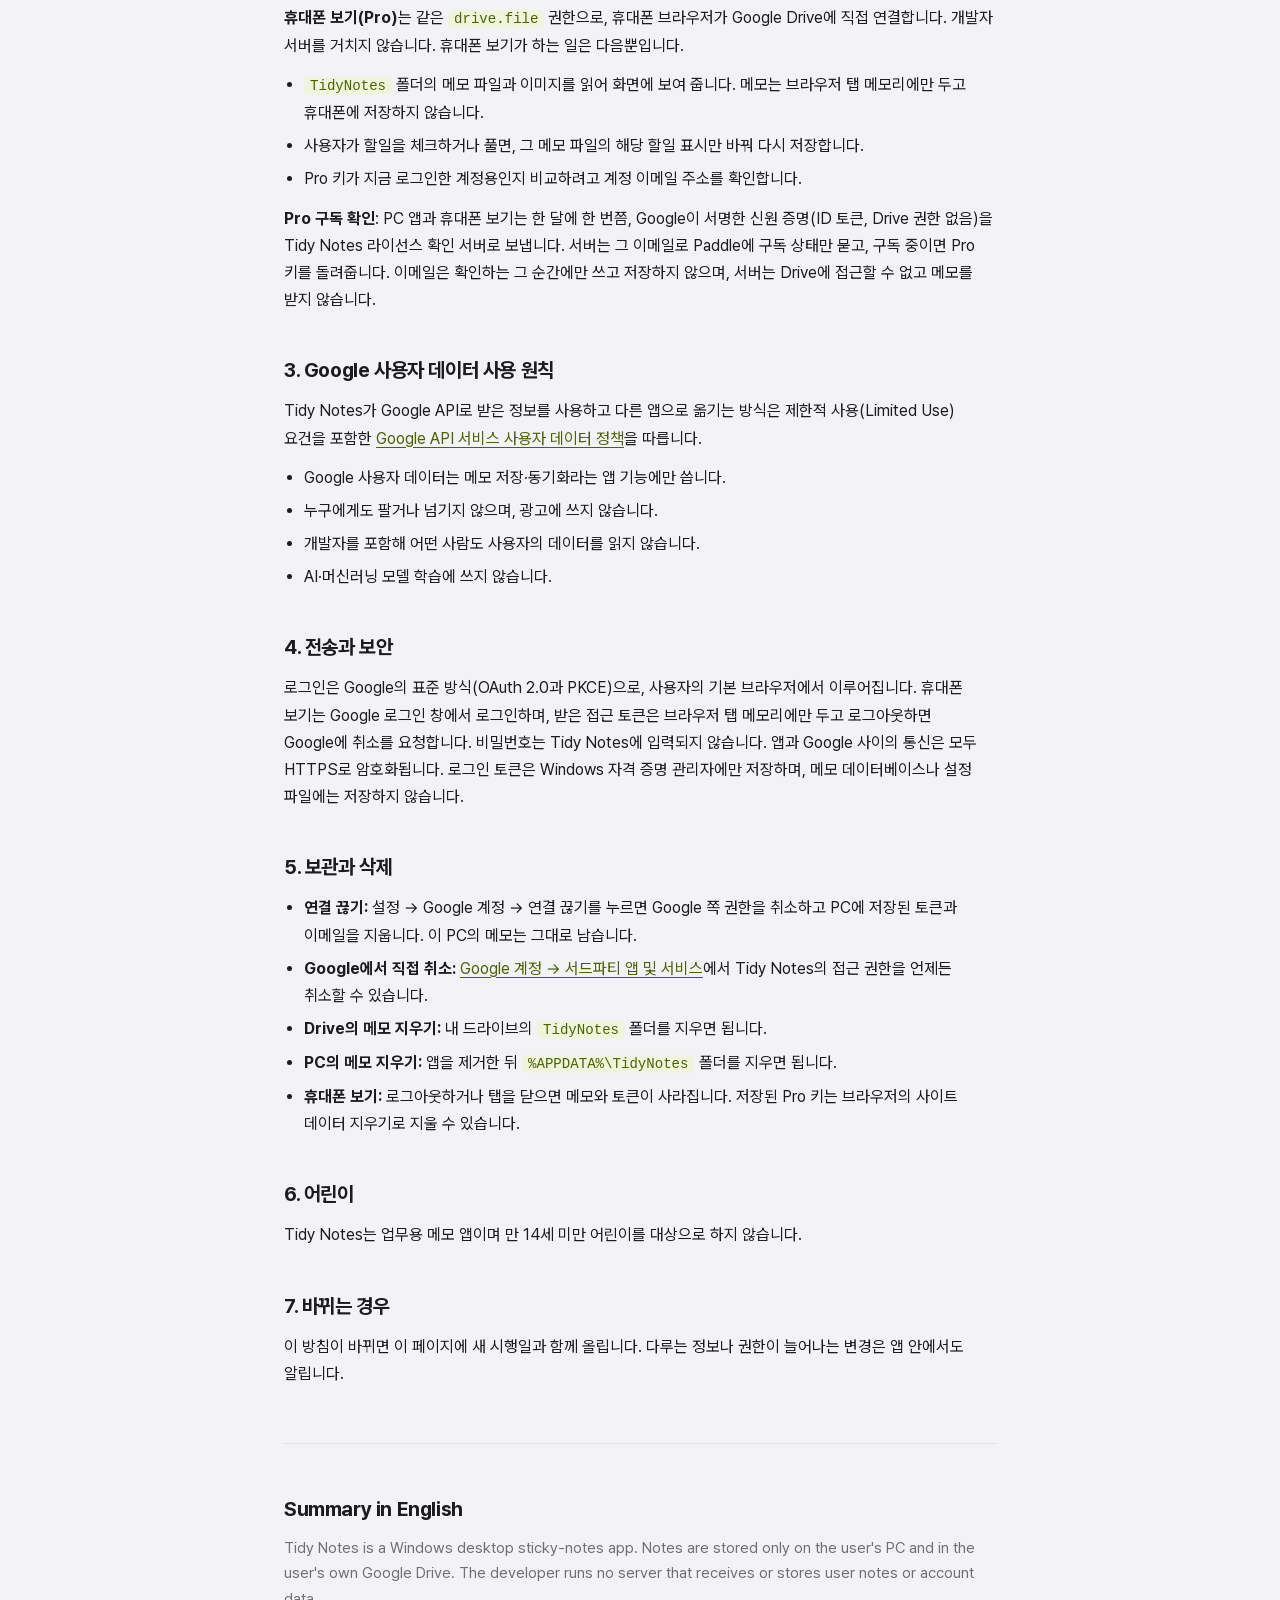
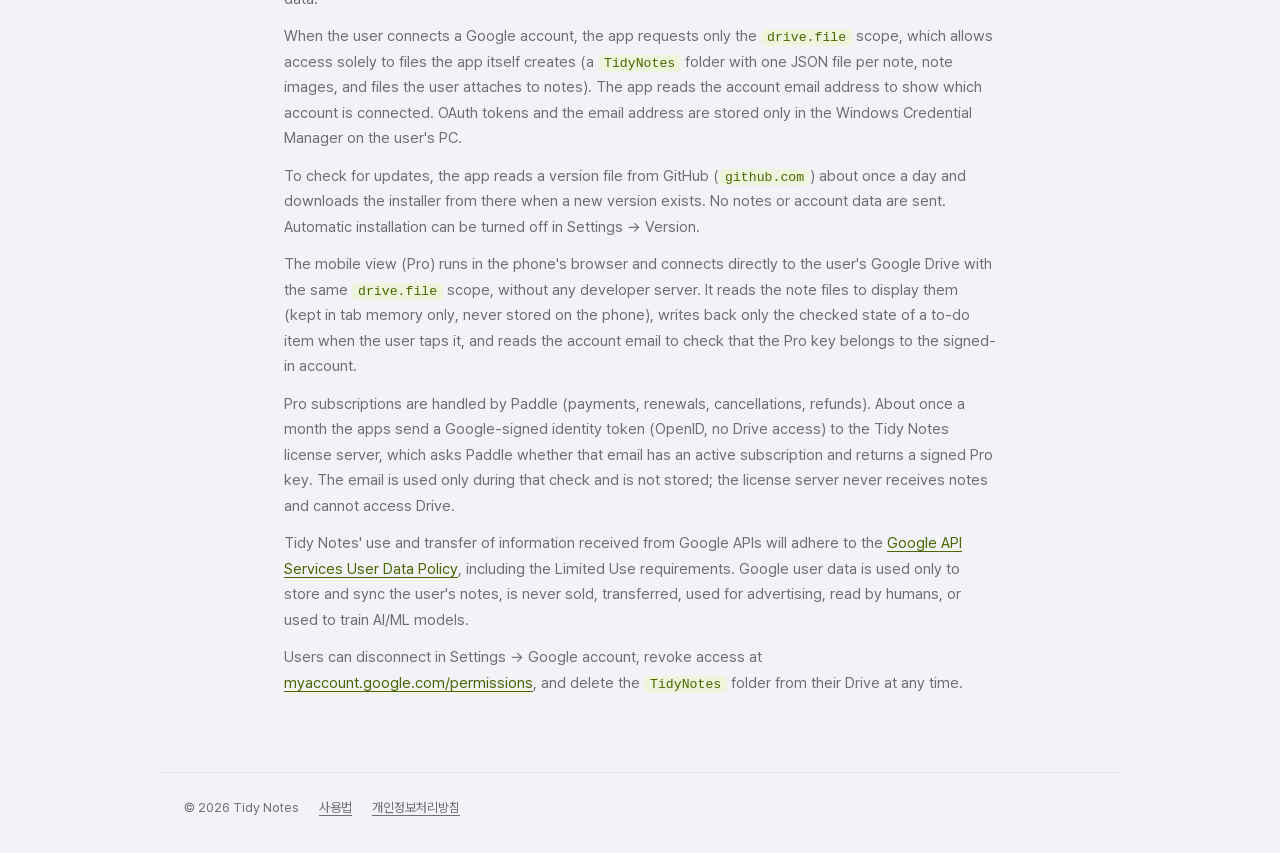
<file: privacy.html>
<!-- © 2026 Tidy Notes. All rights reserved. 무단 복제·배포를 금합니다. -->
<!doctype html><html lang="ko"><head><meta charset="utf-8"><meta content="width=device-width,initial-scale=1" name="viewport"><title>개인정보처리방침 — Tidy Notes</title><meta content="Tidy Notes가 다루는 데이터와 Google Drive 권한에 대한 안내" name="description"><link href="notes.svg" rel="icon" type="image/svg+xml"><link href="fonts/pretendard.css" rel="stylesheet"><link href="site.css" rel="stylesheet"></head><body><header class="bar"><a href="./" class="brand"><img alt="" height="28" src="notes.svg" width="28"><span>Tidy Notes</span></a><nav><a href="./">소개</a><a href="guide.html">사용법</a><a href="privacy.html" aria-current="page">개인정보처리방침</a></nav></header><main class="doc"><h1>개인정보처리방침</h1><p class="meta">시행일 2026년 11월 18일</p><p class="lead">Tidy Notes는 Windows용 데스크탑 메모 앱과, 그 메모를 휴대폰 브라우저에서 보는 휴대폰 보기(Pro)로 이루어져 있습니다. 메모는 사용자의 PC와 사용자 본인의 Google Drive에만 저장됩니다.</p><ul class="promise"><li><strong>개발자는 당신의 메모·계정을 받지도, 보지도, 보관하지도 않습니다.</strong> 개발자 서버가 없습니다.</li><li><strong>앱은 Drive에서 자기가 만든 TidyNotes 폴더 말고는 아무것도 볼 수 없습니다.</strong> Google이 권한으로 막아 둡니다.</li><li><strong>사용 통계·광고·오류 보고, 아무것도 수집하지 않습니다.</strong></li></ul><h2>1. 다루는 정보</h2><table><thead><tr><th>정보</th><th>어디에 있나</th><th>왜 필요한가</th></tr></thead><tbody><tr><td>메모 내용·이미지·첨부 파일</td><td>사용자 PC, 사용자 Google Drive의 <code>TidyNotes</code> 폴더</td><td>메모 보관과 여러 PC 사이 동기화</td></tr><tr><td>Google 계정 이메일 주소</td><td>사용자 PC (Windows 자격 증명 관리자)</td><td>설정 화면에 연결된 계정을 보여 주기 위해</td></tr><tr><td>Google 로그인 토큰</td><td>사용자 PC (Windows 자격 증명 관리자)</td><td>매번 다시 로그인하지 않고 Drive와 동기화하기 위해</td></tr><tr><td>창 위치·크기 같은 앱 설정</td><td>사용자 PC</td><td>앱을 다시 켰을 때 그대로 보여 주기 위해</td></tr><tr><td>휴대폰 보기에서 읽은 메모</td><td>휴대폰 브라우저 탭의 메모리 (저장하지 않음)</td><td>휴대폰 화면에 메모를 보여 주기 위해. 탭을 닫으면 사라집니다</td></tr><tr><td>Pro 키 (구매자 이메일과 만료일이 들어 있음)</td><td>사용자 PC, 휴대폰 브라우저 저장소</td><td>Pro 기능을 열기 위해. 키가 맞는지는 기기 안에서 확인합니다</td></tr><tr><td>구독 정보 (이메일, 결제 내역, 구독 상태)</td><td>결제 대행사 Paddle</td><td>Pro 결제·갱신·해지·환불. Tidy Notes는 이 정보를 따로 저장하지 않습니다</td></tr></tbody></table><p>Tidy Notes는 사용 통계, 광고 식별자, 오류 보고를 수집하지 않습니다. 앱의 진단 기록(로그)에는 메모 내용과 토큰을 남기지 않습니다.</p><p><strong>새 버전 확인</strong>: 앱은 새 버전이 있는지 보려고 하루에 한 번 GitHub(<code>github.com</code>)에서 버전 파일을 읽고, 새 버전이 있으면 설치 파일을 같은 곳에서 받습니다. 이때 메모·계정 정보는 보내지 않습니다. 자동 설치는 설정 → 버전에서 끌 수 있습니다.</p><h2>2. Google Drive 권한</h2><p>Google 계정을 연결하면 Tidy Notes는 Drive 권한으로 <code>drive.file</code> 하나만 요청하고, 로그인한 계정을 확인하는 기본 권한(<code>openid</code>, <code>email</code>)을 함께 요청합니다. 이 권한으로는 <strong>Tidy Notes가 직접 만든 파일만</strong> 보고 고칠 수 있습니다. 사용자가 Drive에 올려 둔 다른 파일과 폴더는 볼 수 없습니다.</p><p>Tidy Notes가 Drive에서 하는 일은 다음뿐입니다.</p><ul><li>내 드라이브에 <code>TidyNotes</code> 폴더를 만들고, 그 안에 메모 한 장당 파일 하나(<code>notes/</code>), 메모 속 이미지(<code>assets/</code>), 메모에 첨부한 파일(<code>files/</code>)을 저장합니다.</li><li>다른 PC에서 바뀐 메모 파일을 내려받아 이 PC의 메모에 반영합니다.</li><li>연결된 계정의 이메일 주소를 확인합니다.</li></ul><p><strong>휴대폰 보기(Pro)</strong>는 같은 <code>drive.file</code> 권한으로, 휴대폰 브라우저가 Google Drive에 직접 연결합니다. 개발자 서버를 거치지 않습니다. 휴대폰 보기가 하는 일은 다음뿐입니다.</p><ul><li><code>TidyNotes</code> 폴더의 메모 파일과 이미지를 읽어 화면에 보여 줍니다. 메모는 브라우저 탭 메모리에만 두고 휴대폰에 저장하지 않습니다.</li><li>사용자가 할일을 체크하거나 풀면, 그 메모 파일의 해당 할일 표시만 바꿔 다시 저장합니다.</li><li>Pro 키가 지금 로그인한 계정용인지 비교하려고 계정 이메일 주소를 확인합니다.</li></ul><p><strong>Pro 구독 확인</strong>: PC 앱과 휴대폰 보기는 한 달에 한 번쯤, Google이 서명한 신원 증명(ID 토큰, Drive 권한 없음)을 Tidy Notes 라이선스 확인 서버로 보냅니다. 서버는 그 이메일로 Paddle에 구독 상태만 묻고, 구독 중이면 Pro 키를 돌려줍니다. 이메일은 확인하는 그 순간에만 쓰고 저장하지 않으며, 서버는 Drive에 접근할 수 없고 메모를 받지 않습니다.</p><h2>3. Google 사용자 데이터 사용 원칙</h2><p>Tidy Notes가 Google API로 받은 정보를 사용하고 다른 앱으로 옮기는 방식은 제한적 사용(Limited Use) 요건을 포함한 <a href="https://developers.google.com/terms/api-services-user-data-policy">Google API 서비스 사용자 데이터 정책</a>을 따릅니다.</p><ul><li>Google 사용자 데이터는 메모 저장·동기화라는 앱 기능에만 씁니다.</li><li>누구에게도 팔거나 넘기지 않으며, 광고에 쓰지 않습니다.</li><li>개발자를 포함해 어떤 사람도 사용자의 데이터를 읽지 않습니다.</li><li>AI·머신러닝 모델 학습에 쓰지 않습니다.</li></ul><h2>4. 전송과 보안</h2><p>로그인은 Google의 표준 방식(OAuth 2.0과 PKCE)으로, 사용자의 기본 브라우저에서 이루어집니다. 휴대폰 보기는 Google 로그인 창에서 로그인하며, 받은 접근 토큰은 브라우저 탭 메모리에만 두고 로그아웃하면 Google에 취소를 요청합니다. 비밀번호는 Tidy Notes에 입력되지 않습니다. 앱과 Google 사이의 통신은 모두 HTTPS로 암호화됩니다. 로그인 토큰은 Windows 자격 증명 관리자에만 저장하며, 메모 데이터베이스나 설정 파일에는 저장하지 않습니다.</p><h2>5. 보관과 삭제</h2><ul><li><strong>연결 끊기:</strong> 설정 → Google 계정 → 연결 끊기를 누르면 Google 쪽 권한을 취소하고 PC에 저장된 토큰과 이메일을 지웁니다. 이 PC의 메모는 그대로 남습니다.</li><li><strong>Google에서 직접 취소:</strong> <a href="https://myaccount.google.com/permissions">Google 계정 → 서드파티 앱 및 서비스</a>에서 Tidy Notes의 접근 권한을 언제든 취소할 수 있습니다.</li><li><strong>Drive의 메모 지우기:</strong> 내 드라이브의 <code>TidyNotes</code> 폴더를 지우면 됩니다.</li><li><strong>PC의 메모 지우기:</strong> 앱을 제거한 뒤 <code>%APPDATA%\TidyNotes</code> 폴더를 지우면 됩니다.</li><li><strong>휴대폰 보기:</strong> 로그아웃하거나 탭을 닫으면 메모와 토큰이 사라집니다. 저장된 Pro 키는 브라우저의 사이트 데이터 지우기로 지울 수 있습니다.</li></ul><h2>6. 어린이</h2><p>Tidy Notes는 업무용 메모 앱이며 만 14세 미만 어린이를 대상으로 하지 않습니다.</p><h2>7. 바뀌는 경우</h2><p>이 방침이 바뀌면 이 페이지에 새 시행일과 함께 올립니다. 다루는 정보나 권한이 늘어나는 변경은 앱 안에서도 알립니다.</p><section class="en" lang="en"><h2>Summary in English</h2><p>Tidy Notes is a Windows desktop sticky-notes app. Notes are stored only on the user's PC and in the user's own Google Drive. The developer runs no server that receives or stores user notes or account data.</p><p>When the user connects a Google account, the app requests only the <code>drive.file</code> scope, which allows access solely to files the app itself creates (a <code>TidyNotes</code> folder with one JSON file per note, note images, and files the user attaches to notes). The app reads the account email address to show which account is connected. OAuth tokens and the email address are stored only in the Windows Credential Manager on the user's PC.</p><p>To check for updates, the app reads a version file from GitHub (<code>github.com</code>) about once a day and downloads the installer from there when a new version exists. No notes or account data are sent. Automatic installation can be turned off in Settings → Version.</p><p>The mobile view (Pro) runs in the phone's browser and connects directly to the user's Google Drive with the same <code>drive.file</code> scope, without any developer server. It reads the note files to display them (kept in tab memory only, never stored on the phone), writes back only the checked state of a to-do item when the user taps it, and reads the account email to check that the Pro key belongs to the signed-in account.</p><p>Pro subscriptions are handled by Paddle (payments, renewals, cancellations, refunds). About once a month the apps send a Google-signed identity token (OpenID, no Drive access) to the Tidy Notes license server, which asks Paddle whether that email has an active subscription and returns a signed Pro key. The email is used only during that check and is not stored; the license server never receives notes and cannot access Drive.</p><p>Tidy Notes' use and transfer of information received from Google APIs will adhere to the <a href="https://developers.google.com/terms/api-services-user-data-policy">Google API Services User Data Policy</a>, including the Limited Use requirements. Google user data is used only to store and sync the user's notes, is never sold, transferred, used for advertising, read by humans, or used to train AI/ML models.</p><p>Users can disconnect in Settings → Google account, revoke access at <a href="https://myaccount.google.com/permissions">myaccount.google.com/permissions</a>, and delete the <code>TidyNotes</code> folder from their Drive at any time.</p></section></main><footer class="foot"><span>© 2026 Tidy Notes</span><a href="guide.html">사용법</a><a href="privacy.html">개인정보처리방침</a></footer></body></html>
</file>
<file: fonts/pretendard.css>
/*!
Copyright (c) 2021 Kil Hyung-jin, with Reserved Font Name Pretendard.
https://github.com/orioncactus/pretendard

This Font Software is licensed under the SIL Open Font License, Version 1.1.
This license is copied below, and is also available with a FAQ at:
http://scripts.sil.org/OFL
*/@font-face{font-family:'Pretendard Variable';font-style:normal;font-display:swap;font-weight:45 920;src:url(./woff2-dynamic-subset/PretendardVariable.subset.0.woff2) format('woff2-variations');unicode-range:U+f9ca-fa0b,U+ff03-ff05,U+ff07,U+ff0a-ff0b,U+ff0d-ff19,U+ff1b,U+ff1d,U+ff20-ff5b,U+ff5d,U+ffe0-ffe3,U+ffe5-ffe6}@font-face{font-family:'Pretendard Variable';font-style:normal;font-display:swap;font-weight:45 920;src:url(./woff2-dynamic-subset/PretendardVariable.subset.1.woff2) format('woff2-variations');unicode-range:U+d723-d728,U+d72a-d733,U+d735-d748,U+d74a-d74f,U+d752-d753,U+d755-d757,U+d75a-d75f,U+d762-d764,U+d766-d768,U+d76a-d76b,U+d76d-d76f,U+d771-d787,U+d789-d78b,U+d78d-d78f,U+d791-d797,U+d79a,U+d79c,U+d79e-d7a3,U+f900-f909,U+f90b-f92e}@font-face{font-family:'Pretendard Variable';font-style:normal;font-display:swap;font-weight:45 920;src:url(./woff2-dynamic-subset/PretendardVariable.subset.2.woff2) format('woff2-variations');unicode-range:U+d679-d68b,U+d68e-d69e,U+d6a0,U+d6a2-d6a7,U+d6a9-d6c3,U+d6c6-d6c7,U+d6c9-d6cb,U+d6cd-d6d3,U+d6d5-d6d6,U+d6d8-d6e3,U+d6e5-d6e7,U+d6e9-d6fb,U+d6fd-d717,U+d719-d71f,U+d721-d722}@font-face{font-family:'Pretendard Variable';font-style:normal;font-display:swap;font-weight:45 920;src:url(./woff2-dynamic-subset/PretendardVariable.subset.3.woff2) format('woff2-variations');unicode-range:U+d5bc-d5c7,U+d5ca-d5cb,U+d5cd-d5cf,U+d5d1-d5d7,U+d5d9-d5da,U+d5dc,U+d5de-d5e3,U+d5e6-d5e7,U+d5e9-d5eb,U+d5ed-d5f6,U+d5f8,U+d5fa-d5ff,U+d602-d603,U+d605-d607,U+d609-d60f,U+d612-d613,U+d616-d61b,U+d61d-d637,U+d63a-d63b,U+d63d-d63f,U+d641-d647,U+d64a-d64c,U+d64e-d653,U+d656-d657,U+d659-d65b,U+d65d-d666,U+d668,U+d66a-d678}@font-face{font-family:'Pretendard Variable';font-style:normal;font-display:swap;font-weight:45 920;src:url(./woff2-dynamic-subset/PretendardVariable.subset.4.woff2) format('woff2-variations');unicode-range:U+d507,U+d509-d50b,U+d50d-d513,U+d515-d53b,U+d53e-d53f,U+d541-d543,U+d545-d54c,U+d54e,U+d550,U+d552-d557,U+d55a-d55b,U+d55d-d55f,U+d561-d564,U+d566-d567,U+d56a,U+d56c,U+d56e-d573,U+d576-d577,U+d579-d583,U+d585-d586,U+d58a-d5a4,U+d5a6-d5bb}@font-face{font-family:'Pretendard Variable';font-style:normal;font-display:swap;font-weight:45 920;src:url(./woff2-dynamic-subset/PretendardVariable.subset.5.woff2) format('woff2-variations');unicode-range:U+d464-d477,U+d47a-d47b,U+d47d-d47f,U+d481-d487,U+d489-d48a,U+d48c,U+d48e-d4e7,U+d4e9-d503,U+d505-d506}@font-face{font-family:'Pretendard Variable';font-style:normal;font-display:swap;font-weight:45 920;src:url(./woff2-dynamic-subset/PretendardVariable.subset.6.woff2) format('woff2-variations');unicode-range:U+d3bf-d3c7,U+d3ca-d3cf,U+d3d1-d3eb,U+d3ee-d3ef,U+d3f1-d3f3,U+d3f5-d3fb,U+d3fd-d400,U+d402-d45b,U+d45d-d463}@font-face{font-family:'Pretendard Variable';font-style:normal;font-display:swap;font-weight:45 920;src:url(./woff2-dynamic-subset/PretendardVariable.subset.7.woff2) format('woff2-variations');unicode-range:U+d2ff,U+d302-d304,U+d306-d30b,U+d30f,U+d311-d313,U+d315-d31b,U+d31e,U+d322-d324,U+d326-d327,U+d32a-d32b,U+d32d-d32f,U+d331-d337,U+d339-d33c,U+d33e-d37b,U+d37e-d37f,U+d381-d383,U+d385-d38b,U+d38e-d390,U+d392-d397,U+d39a-d39b,U+d39d-d39f,U+d3a1-d3a7,U+d3a9-d3aa,U+d3ac,U+d3ae-d3b3,U+d3b5-d3b7,U+d3b9-d3bb,U+d3bd-d3be}@font-face{font-family:'Pretendard Variable';font-style:normal;font-display:swap;font-weight:45 920;src:url(./woff2-dynamic-subset/PretendardVariable.subset.8.woff2) format('woff2-variations');unicode-range:U+d257-d27f,U+d281-d29b,U+d29d-d29f,U+d2a1-d2ab,U+d2ad-d2b7,U+d2ba-d2bb,U+d2bd-d2bf,U+d2c1-d2c7,U+d2c9-d2ef,U+d2f2-d2f3,U+d2f5-d2f7,U+d2f9-d2fe}@font-face{font-family:'Pretendard Variable';font-style:normal;font-display:swap;font-weight:45 920;src:url(./woff2-dynamic-subset/PretendardVariable.subset.9.woff2) format('woff2-variations');unicode-range:U+d1b4,U+d1b6-d1f3,U+d1f5-d22b,U+d22e-d22f,U+d231-d233,U+d235-d23b,U+d23d-d240,U+d242-d256}@font-face{font-family:'Pretendard Variable';font-style:normal;font-display:swap;font-weight:45 920;src:url(./woff2-dynamic-subset/PretendardVariable.subset.10.woff2) format('woff2-variations');unicode-range:U+d105-d12f,U+d132-d133,U+d135-d137,U+d139-d13f,U+d141-d142,U+d144,U+d146-d14b,U+d14e-d14f,U+d151-d153,U+d155-d15b,U+d15e-d187,U+d189-d19f,U+d1a2-d1a3,U+d1a5-d1a7,U+d1a9-d1af,U+d1b2-d1b3}@font-face{font-family:'Pretendard Variable';font-style:normal;font-display:swap;font-weight:45 920;src:url(./woff2-dynamic-subset/PretendardVariable.subset.11.woff2) format('woff2-variations');unicode-range:U+d04b-d04f,U+d051-d057,U+d059-d06b,U+d06d-d06f,U+d071-d073,U+d075-d07b,U+d07e-d0a3,U+d0a6-d0a7,U+d0a9-d0ab,U+d0ad-d0b3,U+d0b6,U+d0b8,U+d0ba-d0bf,U+d0c2-d0c3,U+d0c5-d0c7,U+d0c9-d0cf,U+d0d2,U+d0d6-d0db,U+d0de-d0df,U+d0e1-d0e3,U+d0e5-d0eb,U+d0ee-d0f0,U+d0f2-d104}@font-face{font-family:'Pretendard Variable';font-style:normal;font-display:swap;font-weight:45 920;src:url(./woff2-dynamic-subset/PretendardVariable.subset.12.woff2) format('woff2-variations');unicode-range:U+cfa2-cfc3,U+cfc5-cfdf,U+cfe2-cfe3,U+cfe5-cfe7,U+cfe9-cff4,U+cff6-cffb,U+cffd-cfff,U+d001-d003,U+d005-d017,U+d019-d033,U+d036-d037,U+d039-d03b,U+d03d-d04a}@font-face{font-family:'Pretendard Variable';font-style:normal;font-display:swap;font-weight:45 920;src:url(./woff2-dynamic-subset/PretendardVariable.subset.13.woff2) format('woff2-variations');unicode-range:U+cef0-cef3,U+cef6,U+cef9-ceff,U+cf01-cf03,U+cf05-cf07,U+cf09-cf0f,U+cf11-cf12,U+cf14-cf1b,U+cf1d-cf1f,U+cf21-cf2f,U+cf31-cf53,U+cf56-cf57,U+cf59-cf5b,U+cf5d-cf63,U+cf66,U+cf68,U+cf6a-cf6f,U+cf71-cf84,U+cf86-cf8b,U+cf8d-cfa1}@font-face{font-family:'Pretendard Variable';font-style:normal;font-display:swap;font-weight:45 920;src:url(./woff2-dynamic-subset/PretendardVariable.subset.14.woff2) format('woff2-variations');unicode-range:U+ce3c-ce57,U+ce5a-ce5b,U+ce5d-ce5f,U+ce61-ce67,U+ce6a,U+ce6c,U+ce6e-ce73,U+ce76-ce77,U+ce79-ce7b,U+ce7d-ce83,U+ce85-ce88,U+ce8a-ce8f,U+ce91-ce93,U+ce95-ce97,U+ce99-ce9f,U+cea2,U+cea4-ceab,U+cead-cee3,U+cee6-cee7,U+cee9-ceeb,U+ceed-ceef}@font-face{font-family:'Pretendard Variable';font-style:normal;font-display:swap;font-weight:45 920;src:url(./woff2-dynamic-subset/PretendardVariable.subset.15.woff2) format('woff2-variations');unicode-range:U+cd92-cd93,U+cd96-cd97,U+cd99-cd9b,U+cd9d-cda3,U+cda6-cda8,U+cdaa-cdaf,U+cdb1-cdc3,U+cdc5-cdcb,U+cdcd-cde7,U+cde9-ce03,U+ce05-ce1f,U+ce22-ce34,U+ce36-ce3b}@font-face{font-family:'Pretendard Variable';font-style:normal;font-display:swap;font-weight:45 920;src:url(./woff2-dynamic-subset/PretendardVariable.subset.16.woff2) format('woff2-variations');unicode-range:U+ccef-cd07,U+cd0a-cd0b,U+cd0d-cd1a,U+cd1c,U+cd1e-cd2b,U+cd2d-cd5b,U+cd5d-cd77,U+cd79-cd91}@font-face{font-family:'Pretendard Variable';font-style:normal;font-display:swap;font-weight:45 920;src:url(./woff2-dynamic-subset/PretendardVariable.subset.17.woff2) format('woff2-variations');unicode-range:U+cc3f-cc43,U+cc46-cc47,U+cc49-cc4b,U+cc4d-cc53,U+cc55-cc58,U+cc5a-cc5f,U+cc61-cc97,U+cc9a-cc9b,U+cc9d-cc9f,U+cca1-cca7,U+ccaa,U+ccac,U+ccae-ccb3,U+ccb6-ccb7,U+ccb9-ccbb,U+ccbd-cccf,U+ccd1-cce3,U+cce5-ccee}@font-face{font-family:'Pretendard Variable';font-style:normal;font-display:swap;font-weight:45 920;src:url(./woff2-dynamic-subset/PretendardVariable.subset.18.woff2) format('woff2-variations');unicode-range:U+cb91-cbd3,U+cbd5-cbe3,U+cbe5-cc0b,U+cc0e-cc0f,U+cc11-cc13,U+cc15-cc1b,U+cc1d-cc20,U+cc23-cc27,U+cc2a-cc2b,U+cc2d,U+cc2f,U+cc31-cc37,U+cc3a,U+cc3c}@font-face{font-family:'Pretendard Variable';font-style:normal;font-display:swap;font-weight:45 920;src:url(./woff2-dynamic-subset/PretendardVariable.subset.19.woff2) format('woff2-variations');unicode-range:U+caf4-cb47,U+cb4a-cb90}@font-face{font-family:'Pretendard Variable';font-style:normal;font-display:swap;font-weight:45 920;src:url(./woff2-dynamic-subset/PretendardVariable.subset.20.woff2) format('woff2-variations');unicode-range:U+ca4a-ca4b,U+ca4e-ca4f,U+ca51-ca53,U+ca55-ca5b,U+ca5d-ca60,U+ca62-ca83,U+ca85-cabb,U+cabe-cabf,U+cac1-cac3,U+cac5-cacb,U+cacd-cad0,U+cad2,U+cad4-cad8,U+cada-caf3}@font-face{font-family:'Pretendard Variable';font-style:normal;font-display:swap;font-weight:45 920;src:url(./woff2-dynamic-subset/PretendardVariable.subset.21.woff2) format('woff2-variations');unicode-range:U+c996-c997,U+c99a-c99c,U+c99e-c9bf,U+c9c2-c9c3,U+c9c5-c9c7,U+c9c9-c9cf,U+c9d2,U+c9d4,U+c9d7-c9d8,U+c9db,U+c9de-c9df,U+c9e1-c9e3,U+c9e5-c9e6,U+c9e8-c9eb,U+c9ee-c9f0,U+c9f2-c9f7,U+c9f9-ca0b,U+ca0d-ca28,U+ca2a-ca49}@font-face{font-family:'Pretendard Variable';font-style:normal;font-display:swap;font-weight:45 920;src:url(./woff2-dynamic-subset/PretendardVariable.subset.22.woff2) format('woff2-variations');unicode-range:U+c8e9-c8f4,U+c8f6-c8fb,U+c8fe-c8ff,U+c901-c903,U+c905-c90b,U+c90e-c910,U+c912-c917,U+c919-c92b,U+c92d-c94f,U+c951-c953,U+c955-c96b,U+c96d-c973,U+c975-c987,U+c98a-c98b,U+c98d-c98f,U+c991-c995}@font-face{font-family:'Pretendard Variable';font-style:normal;font-display:swap;font-weight:45 920;src:url(./woff2-dynamic-subset/PretendardVariable.subset.23.woff2) format('woff2-variations');unicode-range:U+c841-c84b,U+c84d-c86f,U+c872-c873,U+c875-c877,U+c879-c87f,U+c882-c884,U+c887-c88a,U+c88d-c8c3,U+c8c5-c8df,U+c8e1-c8e8}@font-face{font-family:'Pretendard Variable';font-style:normal;font-display:swap;font-weight:45 920;src:url(./woff2-dynamic-subset/PretendardVariable.subset.24.woff2) format('woff2-variations');unicode-range:U+c779-c77b,U+c77e-c782,U+c786,U+c78b,U+c78d,U+c78f,U+c792-c793,U+c795,U+c797,U+c799-c79f,U+c7a2,U+c7a7-c7ab,U+c7ae-c7bb,U+c7bd-c7c0,U+c7c2-c7c7,U+c7c9-c7dc,U+c7de-c7ff,U+c802-c803,U+c805-c807,U+c809,U+c80b-c80f,U+c812,U+c814,U+c817-c81b,U+c81e-c81f,U+c821-c823,U+c825-c82e,U+c830-c837,U+c839-c83b,U+c83d-c840}@font-face{font-family:'Pretendard Variable';font-style:normal;font-display:swap;font-weight:45 920;src:url(./woff2-dynamic-subset/PretendardVariable.subset.25.woff2) format('woff2-variations');unicode-range:U+c6bb-c6bf,U+c6c2,U+c6c4,U+c6c6-c6cb,U+c6ce-c6cf,U+c6d1-c6d3,U+c6d5-c6db,U+c6dd-c6df,U+c6e1-c6e7,U+c6e9-c6eb,U+c6ed-c6ef,U+c6f1-c6f8,U+c6fa-c703,U+c705-c707,U+c709-c70b,U+c70d-c716,U+c718,U+c71a-c71f,U+c722-c723,U+c725-c727,U+c729-c734,U+c736-c73b,U+c73e-c73f,U+c741-c743,U+c745-c74b,U+c74e-c750,U+c752-c757,U+c759-c773,U+c776-c777}@font-face{font-family:'Pretendard Variable';font-style:normal;font-display:swap;font-weight:45 920;src:url(./woff2-dynamic-subset/PretendardVariable.subset.26.woff2) format('woff2-variations');unicode-range:U+c5f5-c5fb,U+c5fe,U+c602-c605,U+c607,U+c609-c60f,U+c611-c61a,U+c61c-c623,U+c626-c627,U+c629-c62b,U+c62d,U+c62f-c632,U+c636,U+c638,U+c63a-c63f,U+c642-c643,U+c645-c647,U+c649-c652,U+c656-c65b,U+c65d-c65f,U+c661-c663,U+c665-c677,U+c679-c67b,U+c67d-c693,U+c696-c697,U+c699-c69b,U+c69d-c6a3,U+c6a6,U+c6a8,U+c6aa-c6af,U+c6b2-c6b3,U+c6b5-c6b7,U+c6b9-c6ba}@font-face{font-family:'Pretendard Variable';font-style:normal;font-display:swap;font-weight:45 920;src:url(./woff2-dynamic-subset/PretendardVariable.subset.27.woff2) format('woff2-variations');unicode-range:U+c517-c527,U+c52a-c52b,U+c52d-c52f,U+c531-c538,U+c53a,U+c53c,U+c53e-c543,U+c546-c547,U+c54b,U+c54d-c552,U+c556,U+c55a-c55b,U+c55d,U+c55f,U+c562-c563,U+c565-c567,U+c569-c56f,U+c572,U+c574,U+c576-c57b,U+c57e-c57f,U+c581-c583,U+c585-c586,U+c588-c58b,U+c58e,U+c590,U+c592-c596,U+c599-c5b3,U+c5b6-c5b7,U+c5ba,U+c5be-c5c3,U+c5ca-c5cb,U+c5cd,U+c5cf,U+c5d2-c5d3,U+c5d5-c5d7,U+c5d9-c5df,U+c5e1-c5e2,U+c5e4,U+c5e6-c5eb,U+c5ef,U+c5f1-c5f3}@font-face{font-family:'Pretendard Variable';font-style:normal;font-display:swap;font-weight:45 920;src:url(./woff2-dynamic-subset/PretendardVariable.subset.28.woff2) format('woff2-variations');unicode-range:U+c475-c4ef,U+c4f2-c4f3,U+c4f5-c4f7,U+c4f9-c4ff,U+c502-c50b,U+c50d-c516}@font-face{font-family:'Pretendard Variable';font-style:normal;font-display:swap;font-weight:45 920;src:url(./woff2-dynamic-subset/PretendardVariable.subset.29.woff2) format('woff2-variations');unicode-range:U+c3d0-c3d7,U+c3da-c3db,U+c3dd-c3de,U+c3e1-c3ec,U+c3ee-c3f3,U+c3f5-c42b,U+c42d-c463,U+c466-c474}@font-face{font-family:'Pretendard Variable';font-style:normal;font-display:swap;font-weight:45 920;src:url(./woff2-dynamic-subset/PretendardVariable.subset.30.woff2) format('woff2-variations');unicode-range:U+c32b-c367,U+c36a-c36b,U+c36d-c36f,U+c371-c377,U+c37a-c37b,U+c37e-c383,U+c385-c387,U+c389-c3cf}@font-face{font-family:'Pretendard Variable';font-style:normal;font-display:swap;font-weight:45 920;src:url(./woff2-dynamic-subset/PretendardVariable.subset.31.woff2) format('woff2-variations');unicode-range:U+c26a-c26b,U+c26d-c26f,U+c271-c273,U+c275-c27b,U+c27e-c287,U+c289-c28f,U+c291-c297,U+c299-c29a,U+c29c-c2a3,U+c2a5-c2a7,U+c2a9-c2ab,U+c2ad-c2b3,U+c2b6,U+c2b8,U+c2ba-c2bb,U+c2bd-c2db,U+c2de-c2df,U+c2e1-c2e2,U+c2e5-c2ea,U+c2ee,U+c2f0,U+c2f2-c2f5,U+c2f7,U+c2fa-c2fb,U+c2fd-c2ff,U+c301-c307,U+c309-c30c,U+c30e-c312,U+c315-c323,U+c325-c328,U+c32a}@font-face{font-family:'Pretendard Variable';font-style:normal;font-display:swap;font-weight:45 920;src:url(./woff2-dynamic-subset/PretendardVariable.subset.32.woff2) format('woff2-variations');unicode-range:U+c1bc-c1c3,U+c1c5-c1df,U+c1e1-c1fb,U+c1fd-c203,U+c205-c20c,U+c20e,U+c210-c217,U+c21a-c21b,U+c21d-c21e,U+c221-c227,U+c229-c22a,U+c22c,U+c22e,U+c230,U+c233-c24f,U+c251-c257,U+c259-c269}@font-face{font-family:'Pretendard Variable';font-style:normal;font-display:swap;font-weight:45 920;src:url(./woff2-dynamic-subset/PretendardVariable.subset.33.woff2) format('woff2-variations');unicode-range:U+c101-c11b,U+c11f,U+c121-c123,U+c125-c12b,U+c12e,U+c132-c137,U+c13a-c13b,U+c13d-c13f,U+c141-c147,U+c14a,U+c14c-c153,U+c155-c157,U+c159-c15b,U+c15d-c166,U+c169-c16f,U+c171-c177,U+c179-c18b,U+c18e-c18f,U+c191-c193,U+c195-c19b,U+c19d-c19e,U+c1a0,U+c1a2-c1a4,U+c1a6-c1bb}@font-face{font-family:'Pretendard Variable';font-style:normal;font-display:swap;font-weight:45 920;src:url(./woff2-dynamic-subset/PretendardVariable.subset.34.woff2) format('woff2-variations');unicode-range:U+c049-c057,U+c059-c05b,U+c05d-c05f,U+c061-c067,U+c069-c08f,U+c091-c0ab,U+c0ae-c0af,U+c0b1-c0b3,U+c0b5,U+c0b7-c0bb,U+c0be,U+c0c2-c0c7,U+c0ca-c0cb,U+c0cd-c0cf,U+c0d1-c0d7,U+c0d9-c0da,U+c0dc,U+c0de-c0e3,U+c0e5-c0eb,U+c0ed-c0f3,U+c0f6,U+c0f8,U+c0fa-c0ff}@font-face{font-family:'Pretendard Variable';font-style:normal;font-display:swap;font-weight:45 920;src:url(./woff2-dynamic-subset/PretendardVariable.subset.35.woff2) format('woff2-variations');unicode-range:U+bfa7-bfaf,U+bfb1-bfc4,U+bfc6-bfcb,U+bfce-bfcf,U+bfd1-bfd3,U+bfd5-bfdb,U+bfdd-c048}@font-face{font-family:'Pretendard Variable';font-style:normal;font-display:swap;font-weight:45 920;src:url(./woff2-dynamic-subset/PretendardVariable.subset.36.woff2) format('woff2-variations');unicode-range:U+bf07,U+bf09-bf3f,U+bf41-bf4f,U+bf52-bf54,U+bf56-bfa6}@font-face{font-family:'Pretendard Variable';font-style:normal;font-display:swap;font-weight:45 920;src:url(./woff2-dynamic-subset/PretendardVariable.subset.37.woff2) format('woff2-variations');unicode-range:U+be56,U+be58,U+be5c-be5f,U+be62-be63,U+be65-be67,U+be69-be74,U+be76-be7b,U+be7e-be7f,U+be81-be8e,U+be90,U+be92-bea7,U+bea9-becf,U+bed2-bed3,U+bed5-bed6,U+bed9-bee3,U+bee6-bf06}@font-face{font-family:'Pretendard Variable';font-style:normal;font-display:swap;font-weight:45 920;src:url(./woff2-dynamic-subset/PretendardVariable.subset.38.woff2) format('woff2-variations');unicode-range:U+bdb0-bdd3,U+bdd5-bdef,U+bdf1-be0b,U+be0d-be0f,U+be11-be13,U+be15-be43,U+be46-be47,U+be49-be4b,U+be4d-be53}@font-face{font-family:'Pretendard Variable';font-style:normal;font-display:swap;font-weight:45 920;src:url(./woff2-dynamic-subset/PretendardVariable.subset.39.woff2) format('woff2-variations');unicode-range:U+bd03,U+bd06,U+bd08,U+bd0a-bd0f,U+bd11-bd22,U+bd25-bd47,U+bd49-bd58,U+bd5a-bd7f,U+bd82-bd83,U+bd85-bd87,U+bd8a-bd8f,U+bd91-bd92,U+bd94,U+bd96-bd98,U+bd9a-bdaf}@font-face{font-family:'Pretendard Variable';font-style:normal;font-display:swap;font-weight:45 920;src:url(./woff2-dynamic-subset/PretendardVariable.subset.40.woff2) format('woff2-variations');unicode-range:U+bc4e-bc83,U+bc86-bc87,U+bc89-bc8b,U+bc8d-bc93,U+bc96,U+bc98,U+bc9b-bc9f,U+bca2-bca3,U+bca5-bca7,U+bca9-bcb2,U+bcb4-bcbb,U+bcbe-bcbf,U+bcc1-bcc3,U+bcc5-bccc,U+bcce-bcd0,U+bcd2-bcd4,U+bcd6-bcf3,U+bcf7,U+bcf9-bcfb,U+bcfd-bd02}@font-face{font-family:'Pretendard Variable';font-style:normal;font-display:swap;font-weight:45 920;src:url(./woff2-dynamic-subset/PretendardVariable.subset.41.woff2) format('woff2-variations');unicode-range:U+bb90-bba3,U+bba5-bbab,U+bbad-bbbf,U+bbc1-bbf7,U+bbfa-bbfb,U+bbfd-bbfe,U+bc01-bc07,U+bc09-bc0a,U+bc0e,U+bc10,U+bc12-bc13,U+bc17,U+bc19-bc1a,U+bc1e,U+bc20-bc23,U+bc26,U+bc28,U+bc2a-bc2c,U+bc2e-bc2f,U+bc32-bc33,U+bc35-bc37,U+bc39-bc3f,U+bc41-bc42,U+bc44,U+bc46-bc48,U+bc4a-bc4d}@font-face{font-family:'Pretendard Variable';font-style:normal;font-display:swap;font-weight:45 920;src:url(./woff2-dynamic-subset/PretendardVariable.subset.42.woff2) format('woff2-variations');unicode-range:U+bae6-bafb,U+bafd-bb17,U+bb19-bb33,U+bb37,U+bb39-bb3a,U+bb3d-bb43,U+bb45-bb46,U+bb48,U+bb4a-bb4f,U+bb51-bb53,U+bb55-bb57,U+bb59-bb62,U+bb64-bb8f}@font-face{font-family:'Pretendard Variable';font-style:normal;font-display:swap;font-weight:45 920;src:url(./woff2-dynamic-subset/PretendardVariable.subset.43.woff2) format('woff2-variations');unicode-range:U+ba30-ba37,U+ba3a-ba3b,U+ba3d-ba3f,U+ba41-ba47,U+ba49-ba4a,U+ba4c,U+ba4e-ba53,U+ba56-ba57,U+ba59-ba5b,U+ba5d-ba63,U+ba65-ba66,U+ba68-ba6f,U+ba71-ba73,U+ba75-ba77,U+ba79-ba84,U+ba86,U+ba88-baa7,U+baaa,U+baad-baaf,U+bab1-bab7,U+baba,U+babc,U+babe-bae5}@font-face{font-family:'Pretendard Variable';font-style:normal;font-display:swap;font-weight:45 920;src:url(./woff2-dynamic-subset/PretendardVariable.subset.44.woff2) format('woff2-variations');unicode-range:U+b96e-b973,U+b976-b977,U+b979-b97b,U+b97d-b983,U+b986,U+b988,U+b98a-b98d,U+b98f-b9ab,U+b9ae-b9af,U+b9b1-b9b3,U+b9b5-b9bb,U+b9be,U+b9c0,U+b9c2-b9c7,U+b9ca-b9cb,U+b9cd,U+b9d2-b9d7,U+b9da,U+b9dc,U+b9df-b9e0,U+b9e2,U+b9e6-b9e7,U+b9e9-b9f3,U+b9f6,U+b9f8,U+b9fb-ba2f}@font-face{font-family:'Pretendard Variable';font-style:normal;font-display:swap;font-weight:45 920;src:url(./woff2-dynamic-subset/PretendardVariable.subset.45.woff2) format('woff2-variations');unicode-range:U+b8bf-b8cb,U+b8cd-b8e0,U+b8e2-b8e7,U+b8ea-b8eb,U+b8ed-b8ef,U+b8f1-b8f7,U+b8fa,U+b8fc,U+b8fe-b903,U+b905-b917,U+b919-b91f,U+b921-b93b,U+b93d-b957,U+b95a-b95b,U+b95d-b95f,U+b961-b967,U+b969-b96c}@font-face{font-family:'Pretendard Variable';font-style:normal;font-display:swap;font-weight:45 920;src:url(./woff2-dynamic-subset/PretendardVariable.subset.46.woff2) format('woff2-variations');unicode-range:U+b80d-b80f,U+b811-b817,U+b81a,U+b81c-b823,U+b826-b827,U+b829-b82b,U+b82d-b833,U+b836,U+b83a-b83f,U+b841-b85b,U+b85e-b85f,U+b861-b863,U+b865-b86b,U+b86e,U+b870,U+b872-b8af,U+b8b1-b8be}@font-face{font-family:'Pretendard Variable';font-style:normal;font-display:swap;font-weight:45 920;src:url(./woff2-dynamic-subset/PretendardVariable.subset.47.woff2) format('woff2-variations');unicode-range:U+b74d-b75f,U+b761-b763,U+b765-b774,U+b776-b77b,U+b77e-b77f,U+b781-b783,U+b785-b78b,U+b78e,U+b792-b796,U+b79a-b79b,U+b79d-b7a7,U+b7aa,U+b7ae-b7b3,U+b7b6-b7c8,U+b7ca-b7eb,U+b7ee-b7ef,U+b7f1-b7f3,U+b7f5-b7fb,U+b7fe,U+b802-b806,U+b80a-b80b}@font-face{font-family:'Pretendard Variable';font-style:normal;font-display:swap;font-weight:45 920;src:url(./woff2-dynamic-subset/PretendardVariable.subset.48.woff2) format('woff2-variations');unicode-range:U+b6a7-b6aa,U+b6ac-b6b0,U+b6b2-b6ef,U+b6f1-b727,U+b72a-b72b,U+b72d-b72e,U+b731-b737,U+b739-b73a,U+b73c-b743,U+b745-b74c}@font-face{font-family:'Pretendard Variable';font-style:normal;font-display:swap;font-weight:45 920;src:url(./woff2-dynamic-subset/PretendardVariable.subset.49.woff2) format('woff2-variations');unicode-range:U+b605-b60f,U+b612-b617,U+b619-b624,U+b626-b69b,U+b69e-b6a3,U+b6a5-b6a6}@font-face{font-family:'Pretendard Variable';font-style:normal;font-display:swap;font-weight:45 920;src:url(./woff2-dynamic-subset/PretendardVariable.subset.50.woff2) format('woff2-variations');unicode-range:U+b55f,U+b562-b583,U+b585-b59f,U+b5a2-b5a3,U+b5a5-b5a7,U+b5a9-b5b2,U+b5b5-b5ba,U+b5bd-b604}@font-face{font-family:'Pretendard Variable';font-style:normal;font-display:swap;font-weight:45 920;src:url(./woff2-dynamic-subset/PretendardVariable.subset.51.woff2) format('woff2-variations');unicode-range:U+b4a5-b4b6,U+b4b8-b4bf,U+b4c1-b4c7,U+b4c9-b4db,U+b4de-b4df,U+b4e1-b4e2,U+b4e5-b4eb,U+b4ee,U+b4f0,U+b4f2-b513,U+b516-b517,U+b519-b51a,U+b51d-b523,U+b526,U+b528,U+b52b-b52f,U+b532-b533,U+b535-b537,U+b539-b53f,U+b541-b544,U+b546-b54b,U+b54d-b54f,U+b551-b55b,U+b55d-b55e}@font-face{font-family:'Pretendard Variable';font-style:normal;font-display:swap;font-weight:45 920;src:url(./woff2-dynamic-subset/PretendardVariable.subset.52.woff2) format('woff2-variations');unicode-range:U+b3f8-b3fb,U+b3fd-b40f,U+b411-b417,U+b419-b41b,U+b41d-b41f,U+b421-b427,U+b42a-b42b,U+b42d-b44f,U+b452-b453,U+b455-b457,U+b459-b45f,U+b462-b464,U+b466-b46b,U+b46d-b47f,U+b481-b4a3}@font-face{font-family:'Pretendard Variable';font-style:normal;font-display:swap;font-weight:45 920;src:url(./woff2-dynamic-subset/PretendardVariable.subset.53.woff2) format('woff2-variations');unicode-range:U+b342-b353,U+b356-b357,U+b359-b35b,U+b35d-b35e,U+b360-b363,U+b366,U+b368,U+b36a-b36d,U+b36f,U+b372-b373,U+b375-b377,U+b379-b37f,U+b381-b382,U+b384,U+b386-b38b,U+b38d-b3c3,U+b3c6-b3c7,U+b3c9-b3ca,U+b3cd-b3d3,U+b3d6,U+b3d8,U+b3da-b3f7}@font-face{font-family:'Pretendard Variable';font-style:normal;font-display:swap;font-weight:45 920;src:url(./woff2-dynamic-subset/PretendardVariable.subset.54.woff2) format('woff2-variations');unicode-range:U+b27c-b283,U+b285-b28f,U+b292-b293,U+b295-b297,U+b29a-b29f,U+b2a1-b2a4,U+b2a7-b2a9,U+b2ab,U+b2ad-b2c7,U+b2ca-b2cb,U+b2cd-b2cf,U+b2d1-b2d7,U+b2da,U+b2dc,U+b2de-b2e3,U+b2e7,U+b2e9-b2ea,U+b2ef-b2f3,U+b2f6,U+b2f8,U+b2fa-b2fb,U+b2fd-b2fe,U+b302-b303,U+b305-b307,U+b309-b30f,U+b312,U+b316-b31b,U+b31d-b341}@font-face{font-family:'Pretendard Variable';font-style:normal;font-display:swap;font-weight:45 920;src:url(./woff2-dynamic-subset/PretendardVariable.subset.55.woff2) format('woff2-variations');unicode-range:U+b1d6-b1e7,U+b1e9-b1fc,U+b1fe-b203,U+b206-b207,U+b209-b20b,U+b20d-b213,U+b216-b21f,U+b221-b257,U+b259-b273,U+b275-b27b}@font-face{font-family:'Pretendard Variable';font-style:normal;font-display:swap;font-weight:45 920;src:url(./woff2-dynamic-subset/PretendardVariable.subset.56.woff2) format('woff2-variations');unicode-range:U+b120-b122,U+b126-b127,U+b129-b12b,U+b12d-b133,U+b136,U+b138,U+b13a-b13f,U+b142-b143,U+b145-b14f,U+b151-b153,U+b156-b157,U+b159-b177,U+b17a-b17b,U+b17d-b17f,U+b181-b187,U+b189-b18c,U+b18e-b191,U+b195-b1a7,U+b1a9-b1cb,U+b1cd-b1d5}@font-face{font-family:'Pretendard Variable';font-style:normal;font-display:swap;font-weight:45 920;src:url(./woff2-dynamic-subset/PretendardVariable.subset.57.woff2) format('woff2-variations');unicode-range:U+b05f-b07b,U+b07e-b07f,U+b081-b083,U+b085-b08b,U+b08d-b097,U+b09b,U+b09d-b09f,U+b0a2-b0a7,U+b0aa,U+b0b0,U+b0b2,U+b0b6-b0b7,U+b0b9-b0bb,U+b0bd-b0c3,U+b0c6-b0c7,U+b0ca-b0cf,U+b0d1-b0df,U+b0e1-b0e4,U+b0e6-b107,U+b10a-b10b,U+b10d-b10f,U+b111-b112,U+b114-b117,U+b119-b11a,U+b11c-b11f}@font-face{font-family:'Pretendard Variable';font-style:normal;font-display:swap;font-weight:45 920;src:url(./woff2-dynamic-subset/PretendardVariable.subset.58.woff2) format('woff2-variations');unicode-range:U+afac-afb7,U+afba-afbb,U+afbd-afbf,U+afc1-afc6,U+afca-afcc,U+afce-afd3,U+afd5-afe7,U+afe9-afef,U+aff1-b00b,U+b00d-b00f,U+b011-b013,U+b015-b01b,U+b01d-b027,U+b029-b043,U+b045-b047,U+b049,U+b04b,U+b04d-b052,U+b055-b056,U+b058-b05c,U+b05e}@font-face{font-family:'Pretendard Variable';font-style:normal;font-display:swap;font-weight:45 920;src:url(./woff2-dynamic-subset/PretendardVariable.subset.59.woff2) format('woff2-variations');unicode-range:U+af03-af07,U+af09-af2b,U+af2e-af33,U+af35-af3b,U+af3e-af40,U+af44-af47,U+af4a-af5c,U+af5e-af63,U+af65-af7f,U+af81-afab}@font-face{font-family:'Pretendard Variable';font-style:normal;font-display:swap;font-weight:45 920;src:url(./woff2-dynamic-subset/PretendardVariable.subset.60.woff2) format('woff2-variations');unicode-range:U+ae56-ae5b,U+ae5e-ae60,U+ae62-ae64,U+ae66-ae67,U+ae69-ae6b,U+ae6d-ae83,U+ae85-aebb,U+aebf,U+aec1-aec3,U+aec5-aecb,U+aece,U+aed0,U+aed2-aed7,U+aed9-aef3,U+aef5-af02}@font-face{font-family:'Pretendard Variable';font-style:normal;font-display:swap;font-weight:45 920;src:url(./woff2-dynamic-subset/PretendardVariable.subset.61.woff2) format('woff2-variations');unicode-range:U+ad9c-ada3,U+ada5-adbf,U+adc1-adc3,U+adc5-adc7,U+adc9-add2,U+add4-addb,U+addd-addf,U+ade1-ade3,U+ade5-adf7,U+adfa-adfb,U+adfd-adff,U+ae02-ae07,U+ae0a,U+ae0c,U+ae0e-ae13,U+ae15-ae2f,U+ae31-ae33,U+ae35-ae37,U+ae39-ae3f,U+ae42,U+ae44,U+ae46-ae49,U+ae4b,U+ae4f,U+ae51-ae53,U+ae55}@font-face{font-family:'Pretendard Variable';font-style:normal;font-display:swap;font-weight:45 920;src:url(./woff2-dynamic-subset/PretendardVariable.subset.62.woff2) format('woff2-variations');unicode-range:U+ace2-ace3,U+ace5-ace6,U+ace9-acef,U+acf2,U+acf4,U+acf7-acfb,U+acfe-acff,U+ad01-ad03,U+ad05-ad0b,U+ad0d-ad10,U+ad12-ad1b,U+ad1d-ad33,U+ad35-ad48,U+ad4a-ad4f,U+ad51-ad6b,U+ad6e-ad6f,U+ad71-ad72,U+ad77-ad7c,U+ad7e,U+ad80,U+ad82-ad87,U+ad89-ad8b,U+ad8d-ad8f,U+ad91-ad9b}@font-face{font-family:'Pretendard Variable';font-style:normal;font-display:swap;font-weight:45 920;src:url(./woff2-dynamic-subset/PretendardVariable.subset.63.woff2) format('woff2-variations');unicode-range:U+ac25-ac2c,U+ac2e,U+ac30,U+ac32-ac37,U+ac39-ac3f,U+ac41-ac4c,U+ac4e-ac6f,U+ac72-ac73,U+ac75-ac76,U+ac79-ac7f,U+ac82,U+ac84-ac88,U+ac8a-ac8b,U+ac8d-ac8f,U+ac91-ac93,U+ac95-ac9b,U+ac9d-ac9e,U+aca1-aca7,U+acab,U+acad-acaf,U+acb1-acb7,U+acba-acbb,U+acbe-acc0,U+acc2-acc3,U+acc5-acdf}@font-face{font-family:'Pretendard Variable';font-style:normal;font-display:swap;font-weight:45 920;src:url(./woff2-dynamic-subset/PretendardVariable.subset.64.woff2) format('woff2-variations');unicode-range:U+99df,U+99ed,U+99f1,U+99ff,U+9a01,U+9a08,U+9a0e-9a0f,U+9a19,U+9a2b,U+9a30,U+9a36-9a37,U+9a40,U+9a43,U+9a45,U+9a4d,U+9a55,U+9a57,U+9a5a-9a5b,U+9a5f,U+9a62,U+9a65,U+9a69-9a6a,U+9aa8,U+9ab8,U+9ad3,U+9ae5,U+9aee,U+9b1a,U+9b27,U+9b2a,U+9b31,U+9b3c,U+9b41-9b45,U+9b4f,U+9b54,U+9b5a,U+9b6f,U+9b8e,U+9b91,U+9b9f,U+9bab,U+9bae,U+9bc9,U+9bd6,U+9be4,U+9be8,U+9c0d,U+9c10,U+9c12,U+9c15,U+9c25,U+9c32,U+9c3b,U+9c47,U+9c49,U+9c57,U+9ce5,U+9ce7,U+9ce9,U+9cf3-9cf4,U+9cf6,U+9d09,U+9d1b,U+9d26,U+9d28,U+9d3b,U+9d51,U+9d5d,U+9d60-9d61,U+9d6c,U+9d72,U+9da9,U+9daf,U+9db4,U+9dc4,U+9dd7,U+9df2,U+9df8-9dfa,U+9e1a,U+9e1e,U+9e75,U+9e79,U+9e7d,U+9e7f,U+9e92-9e93,U+9e97,U+9e9d,U+9e9f,U+9ea5,U+9eb4-9eb5,U+9ebb,U+9ebe,U+9ec3,U+9ecd-9ece,U+9ed4,U+9ed8,U+9edb-9edc,U+9ede,U+9ee8,U+9ef4,U+9f07-9f08,U+9f0e,U+9f13,U+9f20,U+9f3b,U+9f4a-9f4b,U+9f4e,U+9f52,U+9f5f,U+9f61,U+9f67,U+9f6a,U+9f6c,U+9f77,U+9f8d,U+9f90,U+9f95,U+9f9c,U+ac02-ac03,U+ac05-ac06,U+ac09-ac0f,U+ac17-ac18,U+ac1b,U+ac1e-ac1f,U+ac21-ac23}@font-face{font-family:'Pretendard Variable';font-style:normal;font-display:swap;font-weight:45 920;src:url(./woff2-dynamic-subset/PretendardVariable.subset.65.woff2) format('woff2-variations');unicode-range:U+338c-339c,U+339f-33a0,U+33a2-33cb,U+33cf-33d0,U+33d3,U+33d6,U+33d8,U+33db-33dd,U+4e01,U+4e03,U+4e07-4e08,U+4e11,U+4e14-4e15,U+4e18-4e19,U+4e1e,U+4e32,U+4e38-4e39,U+4e42-4e43,U+4e45,U+4e4d-4e4f,U+4e56,U+4e58-4e59,U+4e5d-4e5e,U+4e6b,U+4e6d,U+4e73,U+4e76-4e77,U+4e7e,U+4e82,U+4e86,U+4e88,U+4e8e,U+4e90-4e92,U+4e94-4e95,U+4e98,U+4e9b,U+4e9e,U+4ea1-4ea2,U+4ea4-4ea6,U+4ea8,U+4eab,U+4ead-4eae,U+4eb6,U+4ec0-4ec1,U+4ec4,U+4ec7,U+4ecb,U+4ecd,U+4ed4-4ed5,U+4ed7-4ed9,U+4edd,U+4edf,U+4ee4,U+4ef0,U+4ef2,U+4ef6-4ef7,U+4efb,U+4f01,U+4f09,U+4f0b,U+4f0d-4f11,U+4f2f,U+4f34,U+4f36,U+4f38,U+4f3a,U+4f3c-4f3d}@font-face{font-family:'Pretendard Variable';font-style:normal;font-display:swap;font-weight:45 920;src:url(./woff2-dynamic-subset/PretendardVariable.subset.66.woff2) format('woff2-variations');unicode-range:U+3136,U+3138,U+313a-3140,U+3143-3144,U+3150,U+3152,U+3154-3156,U+3158-315b,U+315d-315f,U+3162,U+3164-318c,U+318e,U+3200-321b,U+3231,U+3239,U+3251-325a,U+3260-327b,U+327e-327f,U+328a-3290,U+3294,U+329e,U+32a5,U+3380-3384,U+3388-338b}@font-face{font-family:'Pretendard Variable';font-style:normal;font-display:swap;font-weight:45 920;src:url(./woff2-dynamic-subset/PretendardVariable.subset.67.woff2) format('woff2-variations');unicode-range:U+2f7d,U+2f7f-2f8b,U+2f8e-2f90,U+2f92-2f97,U+2f99-2fa0,U+2fa2-2fa3,U+2fa5-2fa9,U+2fac-2fb1,U+2fb3-2fbc,U+2fc1-2fca,U+2fcd-2fd4,U+3003,U+3012-3019,U+301c,U+301e-3020,U+3036,U+3041,U+3043,U+3045,U+3047,U+3049,U+304e,U+3050,U+3052,U+3056,U+305a,U+305c,U+305e,U+3062,U+3065,U+306c,U+3070-307d,U+3080,U+3085,U+3087,U+308e,U+3090-3091,U+30a1,U+30a5,U+30a9,U+30ae,U+30b1-30b2,U+30b4,U+30b6,U+30bc-30be,U+30c2,U+30c5,U+30cc,U+30d2,U+30d4,U+30d8-30dd,U+30e4,U+30e6,U+30e8,U+30ee,U+30f0-30f2,U+30f4-30f6,U+3133,U+3135}@font-face{font-family:'Pretendard Variable';font-style:normal;font-display:swap;font-weight:45 920;src:url(./woff2-dynamic-subset/PretendardVariable.subset.68.woff2) format('woff2-variations');unicode-range:U+2541-254b,U+25a4-25a9,U+25b1,U+25b5,U+25b9,U+25bf,U+25c1,U+25c3,U+25c9-25ca,U+25cc,U+25ce,U+25d0-25d1,U+25e6,U+25ef,U+260f,U+261d,U+261f,U+262f,U+2660,U+2664,U+2667-2669,U+266d,U+266f,U+2716,U+271a,U+273d,U+2756,U+2776-277f,U+278a-2793,U+2963,U+2965,U+2ac5-2ac6,U+2acb-2acc,U+2f00,U+2f04,U+2f06,U+2f08,U+2f0a-2f0b,U+2f11-2f12,U+2f14,U+2f17-2f18,U+2f1c-2f1d,U+2f1f-2f20,U+2f23-2f26,U+2f28-2f29,U+2f2b,U+2f2d,U+2f2f-2f32,U+2f38,U+2f3c-2f40,U+2f42-2f4c,U+2f4f-2f52,U+2f54-2f58,U+2f5a-2f66,U+2f69-2f70,U+2f72-2f76,U+2f78,U+2f7a-2f7c}@font-face{font-family:'Pretendard Variable';font-style:normal;font-display:swap;font-weight:45 920;src:url(./woff2-dynamic-subset/PretendardVariable.subset.69.woff2) format('woff2-variations');unicode-range:U+2479-2487,U+249c-24d1,U+24d3-24d7,U+24d9-24e9,U+24eb-24f4,U+2500-2501,U+2503,U+250c-2513,U+2515-2516,U+2518-2540}@font-face{font-family:'Pretendard Variable';font-style:normal;font-display:swap;font-weight:45 920;src:url(./woff2-dynamic-subset/PretendardVariable.subset.70.woff2) format('woff2-variations');unicode-range:U+215b-215e,U+2162-2169,U+2170-2179,U+2195-2199,U+21b0-21b4,U+21bc,U+21c0,U+21c4-21c5,U+21cd,U+21cf-21d4,U+21e0-21e3,U+21e6-21e9,U+2200,U+2202-2203,U+2206-2209,U+220b-220c,U+220f,U+2211,U+2213,U+221a,U+221d-2220,U+2222,U+2225-2227,U+2229-222c,U+222e,U+2234-2237,U+223d,U+2243,U+2245,U+2248,U+2250-2253,U+225a,U+2260-2262,U+2264-2267,U+226a-226b,U+226e-2273,U+2276-2277,U+2279-227b,U+2280-2287,U+228a-228b,U+2295-2297,U+22a3-22a5,U+22bb-22bc,U+22ce-22cf,U+22da-22db,U+22ee-22ef,U+2306,U+2312,U+2314,U+2467-2478}@font-face{font-family:'Pretendard Variable';font-style:normal;font-display:swap;font-weight:45 920;src:url(./woff2-dynamic-subset/PretendardVariable.subset.71.woff2) format('woff2-variations');unicode-range:U+81-82,U+84,U+a2-a5,U+a7-a8,U+aa,U+ac,U+b1-b3,U+b6,U+b8-ba,U+bc-be,U+c0,U+c2,U+c6-cb,U+ce-d0,U+d4,U+d8-d9,U+db-dc,U+de-df,U+e6,U+eb,U+ee-f0,U+f4,U+f7-f9,U+fb,U+fe-ff,U+111,U+126-127,U+132-133,U+138,U+13f-142,U+149-14b,U+152-153,U+166-167,U+2bc,U+2c7,U+2d0,U+2d8-2d9,U+2db-2dd,U+391-394,U+396-3a1,U+3a3-3a9,U+3b2-3b6,U+3b8,U+3bc,U+3be-3c1,U+3c3-3c9,U+2010,U+2015-2016,U+2018-2019,U+201b,U+201f-2021,U+2025,U+2030,U+2033-2036,U+203c,U+203e,U+2042,U+2074,U+207a-207f,U+2081-2084,U+2109,U+2113,U+2116,U+2121,U+2126,U+212b,U+2153-2154}@font-face{font-family:'Pretendard Variable';font-style:normal;font-display:swap;font-weight:45 920;src:url(./woff2-dynamic-subset/PretendardVariable.subset.72.woff2) format('woff2-variations');unicode-range:U+e8,U+2da,U+2160,U+2194,U+3054,U+3058,U+306d,U+3086,U+308d,U+30ac,U+30bb,U+30c4,U+30cd-30ce,U+30e2,U+3132,U+3146,U+3149,U+339d,U+4e3b,U+4f0a,U+4fdd,U+4fe1,U+5409,U+540c,U+5834,U+592a-592b,U+5b9a,U+5dde,U+5e0c,U+5e73,U+5f0f,U+60f3,U+653f,U+661f,U+662f,U+667a,U+683c,U+6b4c,U+6c11,U+767c,U+76ee,U+76f4,U+77f3,U+79d1,U+7a7a,U+7b2c,U+7d22,U+8207,U+8a00,U+8a71,U+9280,U+9580,U+958b,U+96c6,U+9762,U+98df,U+9ed1,U+ac2d,U+adc8,U+add3,U+af48,U+b014,U+b134-b135,U+b158,U+b2aa,U+b35f,U+b6a4,U+b9cf,U+bb63,U+bd23,U+be91,U+c29b,U+c3f4,U+c42c,U+c55c,U+c573,U+c58f,U+c78c,U+c7dd,U+c8f5,U+cad1,U+cc48,U+cf10,U+cf20,U+d03c,U+d07d,U+d2a0,U+d30e,U+d38d,U+d3a8,U+d3c8,U+d5e5,U+d5f9,U+d6e4,U+f90a,U+ff02,U+ff1c}@font-face{font-family:'Pretendard Variable';font-style:normal;font-display:swap;font-weight:45 920;src:url(./woff2-dynamic-subset/PretendardVariable.subset.73.woff2) format('woff2-variations');unicode-range:U+3b1,U+2466,U+25a1,U+25a3,U+261c,U+3008-3009,U+305b,U+305d,U+3069,U+30a7,U+30ba,U+30cf,U+30ef,U+3151,U+3157,U+4e4b,U+4e5f,U+4e8c,U+4eca,U+4ed6,U+4f5b,U+50cf,U+5149,U+5165,U+5171,U+5229,U+529b,U+5316,U+539f,U+53f2,U+571f,U+5728,U+58eb,U+591c,U+5b78,U+5c11,U+5c55,U+5ddd,U+5e02,U+5fb7,U+60c5,U+610f,U+611f,U+6625,U+66f8,U+6797,U+679c,U+682a,U+6d2a,U+706b,U+7406,U+767b,U+76f8,U+77e5,U+7acb,U+898b,U+8a69,U+8def,U+8fd1,U+901a,U+90e8,U+91cd,U+975e,U+ae14,U+ae6c,U+aec0,U+afc7,U+afc9,U+b01c,U+b028,U+b308,U+b311,U+b314,U+b31c,U+b524,U+b560,U+b764,U+b920,U+b9e3,U+bd48,U+be7d,U+c0db,U+c231,U+c270,U+c2e3,U+c37d,U+c3ed,U+c530,U+c6a5,U+c6dc,U+c7a4,U+c954,U+c974,U+d000,U+d565,U+d667,U+d6c5,U+d79d,U+ff1e}@font-face{font-family:'Pretendard Variable';font-style:normal;font-display:swap;font-weight:45 920;src:url(./woff2-dynamic-subset/PretendardVariable.subset.74.woff2) format('woff2-variations');unicode-range:U+131,U+2032,U+2465,U+2642,U+3048,U+3051,U+3083-3084,U+308f,U+30c0,U+30d1,U+30d3,U+30d6,U+30df,U+30e7,U+3153,U+4e16,U+4e8b,U+4ee5,U+5206,U+52a0,U+52d5,U+53e4,U+53ef,U+54c1,U+57ce,U+597d,U+5b8c,U+5ea6,U+5f8c,U+5f97,U+6210,U+6240,U+624b,U+6728,U+6bd4,U+7236,U+7269,U+7279,U+738b,U+7528,U+7530,U+767e,U+798f,U+8005,U+8a18,U+90fd,U+91cc,U+9577,U+9593,U+98a8,U+ac20,U+acf6,U+ad90,U+af5d,U+af80,U+afcd,U+aff0,U+b0a1,U+b0b5,U+b1fd,U+b2fc,U+b380,U+b51b,U+b584,U+b5b3,U+b8fd,U+b93c,U+b9f4,U+bb44,U+bc08,U+bc27,U+bc49,U+be55,U+be64,U+bfb0,U+bfc5,U+c178,U+c21f,U+c314,U+c4f1,U+c58d,U+c664,U+c698,U+c6a7,U+c6c1,U+c9ed,U+cac0,U+cacc,U+cad9,U+ccb5,U+cdcc,U+d0e4,U+d143,U+d320,U+d330,U+d54d,U+ff06,U+ff1f,U+ff5e}@font-face{font-family:'Pretendard Variable';font-style:normal;font-display:swap;font-weight:45 920;src:url(./woff2-dynamic-subset/PretendardVariable.subset.75.woff2) format('woff2-variations');unicode-range:U+b4,U+20a9,U+20ac,U+2190,U+24d8,U+2502,U+2514,U+2592,U+25c7-25c8,U+2663,U+3060,U+3064,U+3081,U+3088,U+30a3,U+30a6,U+30aa,U+30b5,U+30c7,U+30ca-30cb,U+30d0,U+30e3,U+30e5,U+339e,U+4e09,U+4eac,U+4f5c,U+5167-5168,U+516c,U+51fa,U+5408,U+540d,U+591a,U+5b57,U+6211,U+65b9,U+660e,U+6642,U+6700,U+6b63,U+6e2f,U+7063,U+7532,U+793e,U+81ea,U+8272,U+82b1,U+897f,U+8eca,U+91ce,U+ac38,U+ad76,U+ae84,U+aecc,U+b07d,U+b0b1,U+b215,U+b2a0,U+b310,U+b3d7,U+b52a,U+b618,U+b775,U+b797,U+bcd5,U+bd59,U+be80,U+bea8,U+bed1,U+bee4-bee5,U+c060,U+c2ef,U+c329,U+c3dc,U+c597,U+c5bd,U+c5e5,U+c69c,U+c9d6,U+ca29,U+ca5c,U+ca84,U+cc39,U+cc3b,U+ce89,U+cee5,U+cf65,U+cf85,U+d058,U+d145,U+d22d,U+d325,U+d37d,U+d3ad,U+d769,U+ff0c}@font-face{font-family:'Pretendard Variable';font-style:normal;font-display:swap;font-weight:45 920;src:url(./woff2-dynamic-subset/PretendardVariable.subset.76.woff2) format('woff2-variations');unicode-range:U+2161,U+2228,U+2299,U+2464,U+2517,U+2640,U+3042,U+304a,U+3053,U+3061,U+307f,U+3082,U+308c,U+3092,U+30a8,U+30ab,U+30ad,U+30b0,U+30b3,U+30b7,U+30c1,U+30c6,U+30c9,U+30d5,U+30d7,U+30de,U+30e0-30e1,U+30ec-30ed,U+4e0b,U+4e0d,U+4ee3,U+53f0,U+548c,U+5b89,U+5bb6,U+5c0f,U+611b,U+6771,U+6aa2,U+6bcd,U+6c34,U+6cd5,U+6d77,U+767d,U+795e,U+8ecd,U+9999,U+9ad8,U+ac07,U+ac1a,U+ac40,U+ad0c,U+ad88,U+ada4,U+ae01,U+ae65,U+aebd,U+aec4,U+afe8,U+b139,U+b205,U+b383,U+b38c,U+b42c,U+b461,U+b55c,U+b78f,U+b8fb,U+b9f7,U+bafc,U+bc99,U+bed8,U+bfcd,U+c0bf,U+c0f9,U+c167,U+c204,U+c20f,U+c22f,U+c258,U+c298,U+c2bc,U+c388,U+c501,U+c50c,U+c5b9,U+c5ce,U+c641,U+c648,U+c73d,U+ca50,U+ca61,U+cc4c,U+ceac,U+d0d4,U+d5f7,U+d6d7,U+ff1a}@font-face{font-family:'Pretendard Variable';font-style:normal;font-display:swap;font-weight:45 920;src:url(./woff2-dynamic-subset/PretendardVariable.subset.77.woff2) format('woff2-variations');unicode-range:U+2103,U+2463,U+25c6,U+25cb,U+266c,U+3001,U+300a,U+3046,U+304c-304d,U+304f,U+3055,U+3059,U+3063,U+3066-3068,U+306f,U+3089,U+30b8,U+30bf,U+314f,U+4e0a,U+570b,U+5730,U+5916,U+5929,U+5c71,U+5e74,U+5fc3,U+601d,U+6027,U+63d0,U+6709,U+6734,U+751f,U+7684,U+82f1,U+9053,U+91d1,U+97f3,U+ac2f,U+ac4d,U+adc4,U+ade4,U+ae41,U+ae4d-ae4e,U+aed1,U+afb9,U+b0e0,U+b299,U+b365,U+b46c,U+b480,U+b4c8,U+b7b4,U+b819,U+b918,U+baab,U+bab9,U+be8f,U+bed7,U+c0ec,U+c19f,U+c1a5,U+c3d9,U+c464,U+c53d,U+c553,U+c570,U+c5cc,U+c633,U+c6a4,U+c7a3,U+c7a6,U+c886,U+c9d9-c9da,U+c9ec,U+ca0c,U+cc21,U+cd1b,U+cd78,U+cdc4,U+cef8,U+cfe4,U+d0a5,U+d0b5,U+d0ec,U+d15d,U+d188,U+d23c,U+d2ac,U+d729,U+d79b,U+ff01,U+ff08-ff09,U+ff5c}@font-face{font-family:'Pretendard Variable';font-style:normal;font-display:swap;font-weight:45 920;src:url(./woff2-dynamic-subset/PretendardVariable.subset.78.woff2) format('woff2-variations');unicode-range:U+2039-203a,U+223c,U+25b3,U+25b7,U+25bd,U+25cf,U+266a,U+3002,U+300b,U+304b,U+3057,U+305f,U+306a-306b,U+307e,U+308a-308b,U+3093,U+30a2,U+30af,U+30b9,U+30c3,U+30c8,U+30e9-30eb,U+33a1,U+4e00,U+524d,U+5357,U+5b50,U+7121,U+884c,U+9751,U+ac94,U+aebe,U+aecd,U+af08,U+af41,U+af49,U+b010,U+b053,U+b109,U+b11b,U+b128,U+b154,U+b291,U+b2e6,U+b301,U+b385,U+b525,U+b5b4,U+b729,U+b72f,U+b738,U+b7ff,U+b837,U+b975,U+ba67,U+bb47,U+bc1f,U+bd90,U+bfd4,U+c27c,U+c324,U+c379,U+c3e0,U+c465,U+c53b,U+c58c,U+c610,U+c653,U+c6cd,U+c813,U+c82f,U+c999,U+c9e0,U+cac4,U+cad3,U+cbd4,U+cc10,U+cc22,U+ccb8,U+ccbc,U+cda5,U+ce84,U+cea3,U+cf67,U+cfe1,U+d241,U+d30d,U+d31c,U+d391,U+d401,U+d479,U+d5c9,U+d5db,U+d649,U+d6d4}@font-face{font-family:'Pretendard Variable';font-style:normal;font-display:swap;font-weight:45 920;src:url(./woff2-dynamic-subset/PretendardVariable.subset.79.woff2) format('woff2-variations');unicode-range:U+b0,U+e9,U+2193,U+2462,U+260e,U+261e,U+300e-300f,U+3044,U+30a4,U+30fb-30fc,U+314d,U+5973,U+6545,U+6708,U+7537,U+ac89,U+ac9c,U+acc1,U+ad04,U+ad75,U+ad7d,U+ae45,U+ae61,U+af42,U+b0ab,U+b0af,U+b0b3,U+b12c,U+b194,U+b1a8,U+b220,U+b258,U+b284,U+b2ff,U+b315,U+b371,U+b3d4-b3d5,U+b460,U+b527,U+b534,U+b810,U+b818,U+b98e,U+ba55,U+bbac,U+bc0b,U+bc40,U+bca1,U+bccd,U+bd93,U+be54,U+be5a,U+bf08,U+bf50,U+bf55,U+bfdc,U+c0c0,U+c0d0,U+c0f4,U+c100,U+c11e,U+c170,U+c20d,U+c274,U+c290,U+c308,U+c369,U+c539,U+c587,U+c5ff,U+c6ec,U+c70c,U+c7ad,U+c7c8,U+c83c,U+c881,U+cb48,U+cc60,U+ce69,U+ce6b,U+ce75,U+cf04,U+cf08,U+cf55,U+cf70,U+cffc,U+d0b7,U+d1a8,U+d2c8,U+d384,U+d47c,U+d48b,U+d5dd,U+d5e8,U+d720,U+d759,U+f981}@font-face{font-family:'Pretendard Variable';font-style:normal;font-display:swap;font-weight:45 920;src:url(./woff2-dynamic-subset/PretendardVariable.subset.80.woff2) format('woff2-variations');unicode-range:U+e0,U+e2,U+395,U+3b7,U+3ba,U+2460-2461,U+25a0,U+3010-3011,U+306e,U+30f3,U+314a,U+314c,U+5927,U+65b0,U+7e41,U+97d3,U+9ad4,U+ad49,U+ae0b,U+ae0d,U+ae43,U+ae5d,U+aecf,U+af3c,U+af64,U+afd4,U+b080,U+b084,U+b0c5,U+b10c,U+b1e8,U+b2ac,U+b36e,U+b451,U+b515,U+b540,U+b561,U+b6ab,U+b6b1,U+b72c,U+b730,U+b744,U+b800,U+b8ec,U+b8f0,U+b904,U+b968,U+b96d,U+b987,U+b9d9,U+bb36,U+bb49,U+bc2d,U+bc43,U+bcf6,U+bd89,U+be57,U+be61,U+bed4,U+c090,U+c130,U+c148,U+c19c,U+c2f9,U+c36c,U+c37c,U+c384,U+c3df,U+c575,U+c584,U+c660,U+c719,U+c816,U+ca4d,U+ca54,U+cabc,U+cb49,U+cc14,U+cff5,U+d004,U+d038,U+d0b4,U+d0d3,U+d0e0,U+d0ed,U+d131,U+d1b0,U+d31f,U+d33d,U+d3a0,U+d3ab,U+d514,U+d584,U+d6a1,U+d6cc,U+d749,U+d760,U+d799}@font-face{font-family:'Pretendard Variable';font-style:normal;font-display:swap;font-weight:45 920;src:url(./woff2-dynamic-subset/PretendardVariable.subset.81.woff2) format('woff2-variations');unicode-range:U+24,U+60,U+3b9,U+3bb,U+3bd,U+2191,U+2606,U+300c-300d,U+3131,U+3134,U+3139,U+3141-3142,U+3148,U+3161,U+3163,U+321c,U+4eba,U+5317,U+ac31,U+ac77,U+ac9f,U+acb9,U+acf0-acf1,U+acfd,U+ad73,U+af3d,U+b00c,U+b04a,U+b057,U+b0c4,U+b188,U+b1cc,U+b214,U+b2db,U+b2ee,U+b304,U+b4ed,U+b518,U+b5bc,U+b625,U+b69c-b69d,U+b7ac,U+b801,U+b86c,U+b959,U+b95c,U+b985,U+ba48,U+bb58,U+bc0c,U+bc38,U+bc85,U+bc9a,U+bf40,U+c068,U+c0bd,U+c0cc,U+c12f,U+c149,U+c1e0,U+c22b,U+c22d,U+c250,U+c2fc,U+c300,U+c313,U+c370,U+c3d8,U+c557,U+c580,U+c5e3,U+c62e,U+c634,U+c6f0,U+c74d,U+c783,U+c78e,U+c796,U+c7bc,U+c92c,U+ca4c,U+cc1c,U+cc54,U+cc59,U+ce04,U+cf30,U+cfc4,U+d140,U+d321,U+d38c,U+d399,U+d54f,U+d587,U+d5d0,U+d6e8,U+d770}@font-face{font-family:'Pretendard Variable';font-style:normal;font-display:swap;font-weight:45 920;src:url(./woff2-dynamic-subset/PretendardVariable.subset.82.woff2) format('woff2-variations');unicode-range:U+d7,U+ea,U+fc,U+2192,U+25bc,U+3000,U+3137,U+3145,U+315c,U+7f8e,U+ac13,U+ac71,U+ac90,U+acb8,U+ace7,U+ad7f,U+ae50,U+aef4,U+af34,U+afbc,U+b048,U+b09a,U+b0ad,U+b0bc,U+b113,U+b125,U+b141,U+b20c,U+b2d9,U+b2ed,U+b367,U+b369,U+b374,U+b3cb,U+b4ec,U+b611,U+b760,U+b81b,U+b834,U+b8b0,U+b8e1,U+b989,U+b9d1,U+b9e1,U+b9fa,U+ba4d,U+ba78,U+bb35,U+bb54,U+bbf9,U+bc11,U+bcb3,U+bd05,U+bd95,U+bdd4,U+be10,U+bed0,U+bf51,U+c0d8,U+c232,U+c2b7,U+c2eb,U+c378,U+c500,U+c52c,U+c549,U+c568,U+c598,U+c5c9,U+c61b,U+c639,U+c67c,U+c717,U+c78a,U+c80a,U+c90c-c90d,U+c950,U+c9e7,U+cbe4,U+cca9,U+cce4,U+cdb0,U+ce78,U+ce94,U+ce98,U+cf8c,U+d018,U+d034,U+d0f1,U+d1b1,U+d280,U+d2f8,U+d338,U+d380,U+d3b4,U+d610,U+d69f,U+d6fc,U+d758}@font-face{font-family:'Pretendard Variable';font-style:normal;font-display:swap;font-weight:45 920;src:url(./woff2-dynamic-subset/PretendardVariable.subset.83.woff2) format('woff2-variations');unicode-range:U+e7,U+2022,U+203b,U+25c0,U+2605,U+2661,U+3147,U+318d,U+672c,U+8a9e,U+acaa,U+acbc,U+ad1c,U+ae4a,U+ae5c,U+b044,U+b054,U+b0c8-b0c9,U+b2a6,U+b2d0,U+b35c,U+b364,U+b428,U+b454,U+b465,U+b4b7,U+b4e3,U+b51c,U+b5a1,U+b784,U+b790,U+b7ab,U+b7f4,U+b82c,U+b835,U+b8e9,U+b8f8,U+b9d8,U+b9f9,U+ba5c,U+ba64,U+babd,U+bb18,U+bb3b,U+bbff,U+bc0d,U+bc45,U+bc97,U+bcbc,U+be45,U+be75,U+be7c,U+bfcc,U+c0b6,U+c0f7,U+c14b,U+c2b4,U+c30d,U+c4f8,U+c5bb,U+c5d1,U+c5e0,U+c5ee,U+c5fd,U+c606,U+c6c5,U+c6e0,U+c708,U+c81d,U+c820,U+c824,U+c878,U+c918,U+c96c,U+c9e4,U+c9f1,U+cc2e,U+cd09,U+cea1,U+cef5,U+cef7,U+cf64,U+cf69,U+cfe8,U+d035,U+d0ac,U+d230,U+d234,U+d2f4,U+d31d,U+d575,U+d578,U+d608,U+d614,U+d718,U+d751,U+d761,U+d78c,U+d790}@font-face{font-family:'Pretendard Variable';font-style:normal;font-display:swap;font-weight:45 920;src:url(./woff2-dynamic-subset/PretendardVariable.subset.84.woff2) format('woff2-variations');unicode-range:U+2665,U+3160,U+4e2d,U+6587,U+65e5,U+ac12,U+ac14,U+ac16,U+ac81,U+ad34,U+ade0,U+ae54,U+aebc,U+af2c,U+afc0,U+afc8,U+b04c,U+b08c,U+b099,U+b0a9,U+b0ac,U+b0ae,U+b0b8,U+b123,U+b179,U+b2e5,U+b2f7,U+b4c0,U+b531,U+b538,U+b545,U+b550,U+b5a8,U+b6f0,U+b728,U+b73b,U+b7ad,U+b7ed,U+b809,U+b864,U+b86d,U+b871,U+b9bf,U+b9f5,U+ba40,U+ba4b,U+ba58,U+ba87,U+baac,U+bbc0,U+bc16,U+bc34,U+bd07,U+bd99,U+be59,U+bfd0,U+c058,U+c0e4,U+c0f5,U+c12d,U+c139,U+c228,U+c529,U+c5c7,U+c635,U+c637,U+c735,U+c77d,U+c787,U+c789,U+c8c4,U+c989,U+c98c,U+c9d0,U+c9d3,U+cc0c,U+cc99,U+cd0c,U+cd2c,U+cd98,U+cda4,U+ce59,U+ce60,U+ce6d,U+cea0,U+d0d0-d0d1,U+d0d5,U+d14d,U+d1a4,U+d29c,U+d2f1,U+d301,U+d39c,U+d3bc,U+d4e8,U+d540,U+d5ec,U+d640,U+d750}@font-face{font-family:'Pretendard Variable';font-style:normal;font-display:swap;font-weight:45 920;src:url(./woff2-dynamic-subset/PretendardVariable.subset.85.woff2) format('woff2-variations');unicode-range:U+5e,U+25b2,U+25b6,U+314e,U+ac24,U+ace1,U+ace4,U+ae68,U+af2d,U+b0d0,U+b0e5,U+b150,U+b155,U+b193,U+b2c9,U+b2dd,U+b3c8,U+b3fc,U+b410,U+b458,U+b4dd,U+b5a0,U+b5a4,U+b5bb,U+b7b5,U+b838,U+b840,U+b86f,U+b8f9,U+b960,U+b9e5,U+bab8,U+bb50,U+bc1d,U+bc24-bc25,U+bca8,U+bcbd,U+bd04,U+bd10,U+bd24,U+be48,U+be5b,U+be68,U+c05c,U+c12c,U+c140,U+c15c,U+c168,U+c194,U+c219,U+c27d,U+c2a8,U+c2f1,U+c2f8,U+c368,U+c554-c555,U+c559,U+c564,U+c5d8,U+c5fc,U+c625,U+c65c,U+c6b1,U+c728,U+c794,U+c84c,U+c88c,U+c8e0,U+c8fd,U+c998,U+c9dd,U+cc0d,U+cc30,U+ceec,U+cf13,U+cf1c,U+cf5c,U+d050,U+d07c,U+d0a8,U+d134,U+d138,U+d154,U+d1f4,U+d2bc,U+d329,U+d32c,U+d3d0,U+d3f4,U+d3fc,U+d56b,U+d5cc,U+d600-d601,U+d639,U+d6c8,U+d754,U+d765}@font-face{font-family:'Pretendard Variable';font-style:normal;font-display:swap;font-weight:45 920;src:url(./woff2-dynamic-subset/PretendardVariable.subset.86.woff2) format('woff2-variations');unicode-range:U+3c-3d,U+2026,U+24d2,U+314b,U+ac11,U+acf3,U+ad74,U+ad81,U+adf9,U+ae34,U+af43,U+afb8,U+b05d,U+b07c,U+b110,U+b118,U+b17c,U+b180,U+b18d,U+b192,U+b2cc,U+b355,U+b378,U+b4a4,U+b4ef,U+b78d,U+b799,U+b7a9,U+b7fd,U+b807,U+b80c,U+b839,U+b9b4,U+b9db,U+ba3c,U+bab0,U+bba4,U+bc94,U+be4c,U+c154,U+c1c4,U+c26c,U+c2ac,U+c2ed,U+c4f4,U+c55e,U+c561,U+c571,U+c5b5,U+c5c4,U+c654-c655,U+c695,U+c6e8,U+c6f9,U+c724,U+c751,U+c775,U+c7a0,U+c7c1,U+c874,U+c880,U+c9d5,U+c9f8,U+cabd,U+cc29,U+cc2c,U+cca8,U+ccab,U+ccd0,U+ce21,U+ce35,U+ce7c,U+ce90,U+cee8,U+cef4,U+cfe0,U+d070,U+d0b9,U+d0c1,U+d0c4,U+d0c8,U+d15c,U+d1a1,U+d2c0,U+d300,U+d314,U+d3ed,U+d478,U+d480,U+d48d,U+d508,U+d53d,U+d5e4,U+d611,U+d61c,U+d68d,U+d6a8,U+d798}@font-face{font-family:'Pretendard Variable';font-style:normal;font-display:swap;font-weight:45 920;src:url(./woff2-dynamic-subset/PretendardVariable.subset.87.woff2) format('woff2-variations');unicode-range:U+23,U+25,U+5f,U+a9,U+ac08,U+ac78,U+aca8,U+acac,U+ace8,U+ad70,U+adc0,U+addc,U+b137,U+b140,U+b208,U+b290,U+b2f5,U+b3c5,U+b3cc,U+b420,U+b429,U+b529,U+b530,U+b77d,U+b79c,U+b7a8,U+b7c9,U+b7f0,U+b7fc,U+b828,U+b860,U+b9ad,U+b9c1,U+b9c9,U+b9dd-b9de,U+b9e8,U+ba38-ba39,U+babb,U+bc00,U+bc8c,U+bca0,U+bca4,U+bcd1,U+bcfc,U+bd09,U+bdf0,U+be60,U+c0ad,U+c0b4,U+c0bc,U+c190,U+c1fc,U+c220,U+c288,U+c2b9,U+c2f6,U+c528,U+c545,U+c558,U+c5bc,U+c5d4,U+c600,U+c644,U+c6c0,U+c6c3,U+c721,U+c798,U+c7a1,U+c811,U+c838,U+c871,U+c904,U+c990,U+c9dc,U+cc38,U+cc44,U+cca0,U+cd1d,U+cd95,U+cda9,U+ce5c,U+cf00,U+cf58,U+d150,U+d22c,U+d305,U+d328,U+d37c,U+d3f0,U+d551,U+d5a5,U+d5c8,U+d5d8,U+d63c,U+d64d,U+d669,U+d734,U+d76c}@font-face{font-family:'Pretendard Variable';font-style:normal;font-display:swap;font-weight:45 920;src:url(./woff2-dynamic-subset/PretendardVariable.subset.88.woff2) format('woff2-variations');unicode-range:U+26,U+2b,U+3e,U+40,U+7e,U+ac01,U+ac19,U+ac1d,U+aca0,U+aca9,U+acb0,U+ad8c,U+ae09,U+ae38,U+ae40,U+aed8,U+b09c,U+b0a0,U+b108,U+b204,U+b298,U+b2d8,U+b2eb-b2ec,U+b2f4,U+b313,U+b358,U+b450,U+b4e0,U+b54c,U+b610,U+b780,U+b78c,U+b791,U+b8e8,U+b958,U+b974,U+b984,U+b9b0,U+b9bc-b9bd,U+b9ce,U+ba70,U+bbfc,U+bc0f,U+bc15,U+bc1b,U+bc31,U+bc95,U+bcc0,U+bcc4,U+bd81,U+bd88,U+c0c8,U+c11d,U+c13c,U+c158,U+c18d,U+c1a1,U+c21c,U+c4f0,U+c54a,U+c560,U+c5b8,U+c5c8,U+c5f4,U+c628,U+c62c,U+c678,U+c6cc,U+c808,U+c810,U+c885,U+c88b,U+c900,U+c988,U+c99d,U+c9c8,U+cc3d-cc3e,U+cc45,U+cd08,U+ce20,U+cee4,U+d074,U+d0a4,U+d0dd,U+d2b9,U+d3b8,U+d3c9,U+d488,U+d544,U+d559,U+d56d,U+d588,U+d615,U+d648,U+d655,U+d658,U+d65c}@font-face{font-family:'Pretendard Variable';font-style:normal;font-display:swap;font-weight:45 920;src:url(./woff2-dynamic-subset/PretendardVariable.subset.89.woff2) format('woff2-variations');unicode-range:U+d,U+7c,U+ac10,U+ac15,U+ac74,U+ac80,U+ac83,U+acc4,U+ad11,U+ad50,U+ad6d,U+adfc,U+ae00,U+ae08,U+ae4c,U+b0a8,U+b124,U+b144,U+b178,U+b274,U+b2a5,U+b2e8,U+b2f9,U+b354,U+b370,U+b418,U+b41c,U+b4f1,U+b514,U+b798,U+b808,U+b824-b825,U+b8cc,U+b978,U+b9d0,U+b9e4,U+baa9,U+bb3c,U+bc18,U+bc1c,U+bc30,U+bc84,U+bcf5,U+bcf8,U+bd84,U+be0c,U+be14,U+c0b0,U+c0c9,U+c0dd,U+c124,U+c2dd,U+c2e4,U+c2ec,U+c54c,U+c57c-c57d,U+c591,U+c5c5-c5c6,U+c5ed,U+c608,U+c640,U+c6b8,U+c6d4,U+c784,U+c7ac,U+c800-c801,U+c9c1,U+c9d1,U+cc28,U+cc98,U+cc9c,U+ccad,U+cd5c,U+cd94,U+cd9c,U+cde8,U+ce68,U+cf54,U+d0dc,U+d14c,U+d1a0,U+d1b5,U+d2f0,U+d30c,U+d310,U+d398,U+d45c,U+d50c,U+d53c,U+d560,U+d568,U+d589,U+d604,U+d6c4,U+d788}@font-face{font-family:'Pretendard Variable';font-style:normal;font-display:swap;font-weight:45 920;src:url(./woff2-dynamic-subset/PretendardVariable.subset.90.woff2) format('woff2-variations');unicode-range:U+ac04,U+ac1c,U+ac70,U+ac8c,U+acbd,U+acf5,U+acfc,U+ad00,U+ad6c,U+adf8,U+b098,U+b0b4,U+b294,U+b2c8,U+b300,U+b3c4,U+b3d9,U+b4dc,U+b4e4,U+b77c,U+b7ec,U+b85d,U+b97c,U+b9c8,U+b9cc,U+ba54,U+ba74,U+ba85,U+baa8,U+bb34,U+bb38,U+bbf8,U+bc14,U+bc29,U+bc88,U+bcf4,U+bd80,U+be44,U+c0c1,U+c11c,U+c120,U+c131,U+c138,U+c18c,U+c218,U+c2b5,U+c2e0,U+c544,U+c548,U+c5b4,U+c5d0,U+c5ec,U+c5f0,U+c601,U+c624,U+c694,U+c6a9,U+c6b0,U+c6b4,U+c6d0,U+c704,U+c720,U+c73c,U+c740,U+c744,U+c74c,U+c758,U+c77c,U+c785,U+c788,U+c790-c791,U+c7a5,U+c804,U+c815,U+c81c,U+c870,U+c8fc,U+c911,U+c9c4,U+ccb4,U+ce58,U+ce74,U+d06c,U+d0c0,U+d130,U+d2b8,U+d3ec,U+d504,U+d55c,U+d569,U+d574,U+d638,U+d654,U+d68c}@font-face{font-family:'Pretendard Variable';font-style:normal;font-display:swap;font-weight:45 920;src:url(./woff2-dynamic-subset/PretendardVariable.subset.91.woff2) format('woff2-variations');unicode-range:U+20-22,U+27-2a,U+2c-39,U+3a-3b,U+3f,U+41-4e,U+4f-5d,U+61-7b,U+7d,U+a0-a1,U+ab,U+ad-ae,U+b7,U+bb,U+bf,U+2013-2014,U+201c-201d,U+2122,U+ac00,U+ace0,U+ae30,U+b2e4,U+b85c,U+b9ac,U+c0ac,U+c2a4,U+c2dc,U+c774,U+c778,U+c9c0,U+d558}
</file>
<file: site.css>
/*! © 2026 Tidy Notes. All rights reserved. 무단 복제·배포를 금합니다. */
:root{--bg:#f2f2f7;--card:#ffffff;--ink:#1c1c1e;--sub:#6e6e73;--line:#e3e3e8;--notes:#7ba300;--notes-btn:#5e8000;--notes-ink:#4a6500;--notes-soft:#eef5dc}*{box-sizing:border-box}html{-webkit-text-size-adjust:100%}body{margin:0;background:var(--bg);color:var(--ink);font-family:"Pretendard Variable",Pretendard,"Malgun Gothic",system-ui,sans-serif;font-size:16px;line-height:1.7;word-break:keep-all;overflow-wrap:break-word}a{color:var(--notes-ink);text-underline-offset:3px}code,kbd{font-family:ui-monospace,"Cascadia Mono",Consolas,monospace;font-size:.88em;padding:1px 6px;border-radius:5px;background:var(--notes-soft);color:var(--notes-ink)}kbd{background:var(--card);border:1px solid var(--line);color:var(--ink)}.bar{max-width:960px;margin:0 auto;padding:20px 24px;display:flex;align-items:center;justify-content:space-between;gap:16px}.brand{display:flex;align-items:center;gap:10px;color:var(--ink);text-decoration:none;font-weight:700;font-size:17px;letter-spacing:-.01em}.brand img{display:block}.bar nav{display:flex;gap:20px;font-size:14px}.bar nav a{color:var(--sub);text-decoration:none}.bar nav a[aria-current=page]{color:var(--ink);font-weight:600}main{max-width:960px;margin:0 auto;padding:0 24px 64px}.hero{padding:72px 0 56px}.eyebrow{margin:0 0 12px;font-size:14px;font-weight:600;color:var(--notes-ink)}.hero h1{margin:0;font-size:clamp(34px, 6vw, 52px);line-height:1.2;letter-spacing:-.03em;font-weight:800}.lead{margin:20px 0 0;max-width:560px;font-size:18px;color:var(--sub)}.btn{display:inline-flex;align-items:center;gap:8px;height:48px;padding:0 20px 0 18px;border-radius:10px;background:var(--notes-btn);color:#fff;font-size:16px;font-weight:600;letter-spacing:-.01em;line-height:1;text-decoration:none;transition:background-color .15s}.btn:hover{background:var(--notes-ink)}.btn:focus-visible{outline:2px solid var(--notes);outline-offset:2px}.btn svg{display:block;flex:none}.cta{margin-top:28px;display:flex;align-items:center;flex-wrap:wrap;gap:12px 16px}.cta-note{margin:0;font-size:14px;color:var(--sub)}.feature{display:grid;grid-template-columns:minmax(0,5fr) minmax(0,7fr);gap:40px;align-items:center;padding:32px;margin-bottom:16px;background:var(--card);border:1px solid var(--line);border-radius:12px}.feature h2{margin:0 0 8px;font-size:22px;font-weight:700;letter-spacing:-.02em;line-height:1.35}.feature-copy>p{margin:0 0 20px;font-size:15px;color:var(--sub)}.steps{margin:0;padding:0;list-style:none}.steps li+li{margin-top:4px}.steps button{position:relative;display:grid;grid-template-columns:24px minmax(0,1fr);gap:12px;align-items:start;width:100%;padding:10px 12px 12px;border:0;border-radius:8px;background:0 0;color:var(--sub);font:inherit;font-size:15px;line-height:1.6;text-align:left;cursor:pointer;overflow:hidden}.steps button:hover{color:var(--ink)}.steps button:focus-visible{outline:2px solid var(--notes);outline-offset:1px}.steps button[aria-current]{background:var(--notes-soft);color:var(--ink)}.steps .n{display:grid;place-items:center;width:24px;height:24px;margin-top:0;border-radius:50%;border:1px solid var(--line);background:var(--card);font-size:13px;font-weight:600;line-height:1;color:var(--sub)}.steps button[aria-current] .n{border-color:var(--notes);background:var(--notes);color:#fff}.steps .t code,.steps .t kbd{white-space:nowrap;font-family:inherit;font-size:.9em;font-weight:600;padding:1px 6px;margin:0 2px}.steps .fill{position:absolute;left:12px;right:12px;bottom:0;height:2px;border-radius:1px;transform:scaleX(0);transform-origin:left;background:var(--notes)}.steps button[aria-current] .fill{animation:4s linear forwards step-fill}.feature.offscreen .fill,.feature.paused .fill{animation-play-state:paused!important}.feature.manual .fill{animation:none!important;transform:scaleX(0)}@keyframes step-fill{to{transform:scaleX(1)}}.stage{position:relative;aspect-ratio:16/10;border-radius:10px;background:#e8e8ed;overflow:hidden}.shot{position:absolute;inset:0;margin:0;padding:28px;display:flex;align-items:center;justify-content:center;opacity:0;transform:translateY(8px);transition:opacity .45s,transform .45s;pointer-events:none}.shot.is-on{opacity:1;transform:none}.shot img{display:block;max-width:100%;height:auto;border-radius:6px;box-shadow:0 1px 2px rgba(0,0,0,.08),0 10px 28px rgba(0,0,0,.12)}.shot .note{width:360px}.shot.edge{padding:28px 0 0 28px;align-items:flex-start;justify-content:flex-start}.shot .window{width:560px;max-width:none;border-radius:8px 0 0}.points{margin:0;padding:0;list-style:none;font-size:15px;line-height:1.6}.points li{position:relative;padding:10px 12px 10px 28px;border-top:1px solid var(--line)}.points li:last-child{padding-bottom:0}.points li::before{content:"";position:absolute;left:9px;top:19px;width:6px;height:6px;border-radius:50%;background:var(--notes)}.points code,.points kbd{white-space:nowrap;font-family:inherit;font-size:.9em;font-weight:600}.desk{position:absolute;inset:0}.desk .n{position:absolute;width:22%;height:auto;border-radius:4px;box-shadow:0 1px 2px rgba(0,0,0,.08),0 6px 16px rgba(0,0,0,.12);transform:translateY(-50%);transition:left .7s cubic-bezier(.2, .7, .2, 1),top .7s cubic-bezier(.2, .7, .2, 1)}.desk .n1{left:7%;top:33%;z-index:2}.desk .n2{left:23%;top:66%;z-index:1}.desk .n3{left:52%;top:30%;z-index:3}.desk .n4{left:70%;top:62%;z-index:4}[data-step="2"] .desk .n1{left:4.4%;top:50%}[data-step="2"] .desk .n2{left:27.4%;top:50%}[data-step="2"] .desk .n3{left:50.4%;top:50%}[data-step="2"] .desk .n4{left:73.4%;top:50%}.desk .menu{position:absolute;left:27%;top:50%;z-index:5;width:30%;opacity:0;transform:translateY(-50%) scale(.96);transform-origin:0 20%;transition:opacity .25s,transform .25s}.desk .menu img{display:block;width:100%;height:auto;border-radius:6px;box-shadow:0 1px 2px rgba(0,0,0,.1),0 10px 28px rgba(0,0,0,.18)}.desk .ring{position:absolute;left:63.8%;top:55.6%;width:13%;aspect-ratio:1;border-radius:50%;border:2px solid var(--notes);background:rgba(123,163,0,.14);transform:translate(-50%,-50%)}[data-step="1"] .desk .menu{opacity:1;transform:translateY(-50%)}.sync{position:absolute;inset:0;display:grid;grid-template-columns:minmax(0,1fr) auto minmax(0,1fr);align-items:center;gap:16px;padding:28px 36px}.sync .pc{display:grid;gap:8px;justify-items:center;font-size:13px;font-weight:600;color:var(--sub)}.sync .pc img{display:block;width:100%;max-width:168px;height:auto;border-radius:4px;box-shadow:0 1px 2px rgba(0,0,0,.08),0 8px 20px rgba(0,0,0,.12)}.sync .link{display:grid;gap:4px;justify-items:center;margin-top:24px;font-size:12px;color:var(--notes-ink);white-space:nowrap}.sync .link svg{display:block}@media (prefers-reduced-motion:reduce){.desk .menu,.desk .n{transition:none}.shot{transition:none;transform:none}}.more-features{margin-top:40px}.more-features>h2{margin:0 0 12px;font-size:15px;font-weight:600;color:var(--sub)}.grid{display:grid;grid-template-columns:repeat(3,minmax(0,1fr));gap:16px}.grid article{background:var(--card);border:1px solid var(--line);border-radius:12px;padding:16px 16px 20px}.mini{display:grid;place-items:center;aspect-ratio:16/10;margin-bottom:16px;padding:16px;border-radius:8px;background:#e8e8ed;overflow:hidden}.mini img{display:block;width:100%;max-width:240px;height:auto;border-radius:4px;box-shadow:0 1px 2px rgba(0,0,0,.08),0 6px 16px rgba(0,0,0,.1)}.grid h3,.grid p{padding:0 8px}.grid h3{margin:0 0 4px;font-size:17px;font-weight:700;letter-spacing:-.01em}.grid p code,.grid p kbd{white-space:nowrap;font-family:inherit;font-size:.9em;font-weight:600}.grid h2{margin:0 0 6px;font-size:17px;font-weight:700;letter-spacing:-.01em}.grid p{margin:0;font-size:15px;color:var(--sub)}.get{display:grid;grid-template-columns:minmax(0,5fr) minmax(0,7fr);gap:40px;align-items:start;margin-top:40px;padding:32px;background:var(--card);border:1px solid var(--line);border-radius:12px;scroll-margin-top:16px}.get h2{margin:0 0 8px;font-size:22px;font-weight:700;letter-spacing:-.02em;line-height:1.35}.get-copy>p{margin:0 0 20px;font-size:15px;color:var(--sub)}.install{margin:0;padding:0;list-style:none}.install li{display:grid;grid-template-columns:24px minmax(0,1fr);gap:12px;padding:14px 0;border-top:1px solid var(--line);font-size:15px;line-height:1.6}.install li:first-child{padding-top:4px;border-top:0}.install li:last-child{padding-bottom:0}.install .n{display:grid;place-items:center;width:24px;height:24px;border-radius:50%;border:1px solid var(--line);font-size:13px;font-weight:600;line-height:1;color:var(--sub)}.install strong{display:block;font-weight:600}.install em{font-style:normal;color:var(--notes-ink)}.install p{margin:2px 0 0;color:var(--sub)}.privacy{margin-top:16px;padding:28px 28px 24px;border-radius:12px;background:var(--notes-soft)}.privacy h2{margin:0 0 12px;font-size:20px;letter-spacing:-.02em}.privacy ul{margin:0;padding-left:20px}.privacy li+li{margin-top:4px}.privacy code{background:var(--card)}.more{font-weight:600}.doc{max-width:760px;padding-top:40px}.doc h1{margin:0;font-size:34px;letter-spacing:-.03em;line-height:1.3}.doc .meta{margin:6px 0 28px;font-size:14px;color:var(--sub)}.doc .lead{margin:0 0 8px;font-size:17px;color:var(--ink)}.doc ul.promise{margin:20px 0 0;padding:20px 24px 20px 44px;border-radius:12px;background:var(--notes-soft)}.doc ul.promise li+li{margin-top:8px}.doc h2{margin:40px 0 10px;font-size:20px;letter-spacing:-.02em}.doc p,.doc ul{margin:0 0 12px}.doc ul{padding-left:20px}.doc li+li{margin-top:6px}.doc table{width:100%;border-collapse:collapse;margin:4px 0 14px;background:var(--card);border:1px solid var(--line);border-radius:12px;overflow:hidden;font-size:15px}.doc td,.doc th{text-align:left;vertical-align:top;padding:10px 14px;border-bottom:1px solid var(--line)}.doc th{font-size:13px;font-weight:600;color:var(--sub);background:#fafafc}.doc tr:last-child td{border-bottom:0}.doc .en{margin-top:56px;padding-top:8px;border-top:1px solid var(--line);color:var(--sub);font-size:15px;word-break:normal}.doc .en h2{color:var(--ink)}.foot{max-width:960px;margin:0 auto;padding:24px 24px 40px;display:flex;gap:20px;font-size:13px;color:var(--sub);border-top:1px solid var(--line)}.foot a{color:var(--sub)}@media (max-width:640px){.hero{padding:40px 0 36px}.grid{grid-template-columns:1fr}.get{grid-template-columns:1fr;gap:24px;padding:24px 16px 20px}.get h2{font-size:20px}.cta{margin-top:24px}.feature{grid-template-columns:1fr;gap:0;padding:24px 16px 16px}.feature-copy{display:contents}.feature-copy>p{margin-bottom:16px}.feature .stage{order:1;aspect-ratio:4/3;margin-bottom:12px}.feature .points,.feature .steps{order:2}.sync{padding:16px 20px;gap:10px}.get,.more-features{margin-top:28px}.shot{padding:16px}.shot.edge{padding:16px 0 0 16px}.shot .window{width:460px}.feature h2{font-size:20px}.bar{padding:16px}.foot,main{padding-left:16px;padding-right:16px}.doc table,.doc tbody,.doc td,.doc th,.doc thead,.doc tr{display:block}.doc thead{display:none}.doc td{border-bottom:0;padding:4px 14px}.doc td:first-child{padding-top:12px;font-weight:600}.doc td:last-child{padding-bottom:12px;border-bottom:1px solid var(--line)}}.guide .toc{display:flex;flex-wrap:wrap;gap:8px;margin:20px 0 8px}.guide .toc a{padding:4px 12px;border-radius:999px;background:var(--card);border:1px solid var(--line);color:var(--ink);font-size:14px;text-decoration:none}.guide .toc a:hover{border-color:var(--notes);color:var(--notes-ink)}.guide h2{scroll-margin-top:16px}.guide figure{margin:4px 0 16px}.guide figure .note{display:block;max-width:100%;height:auto;border-radius:6px;box-shadow:0 1px 2px rgba(0,0,0,.08),0 10px 28px rgba(0,0,0,.12)}.guide table+table{margin-top:16px}
</file>
